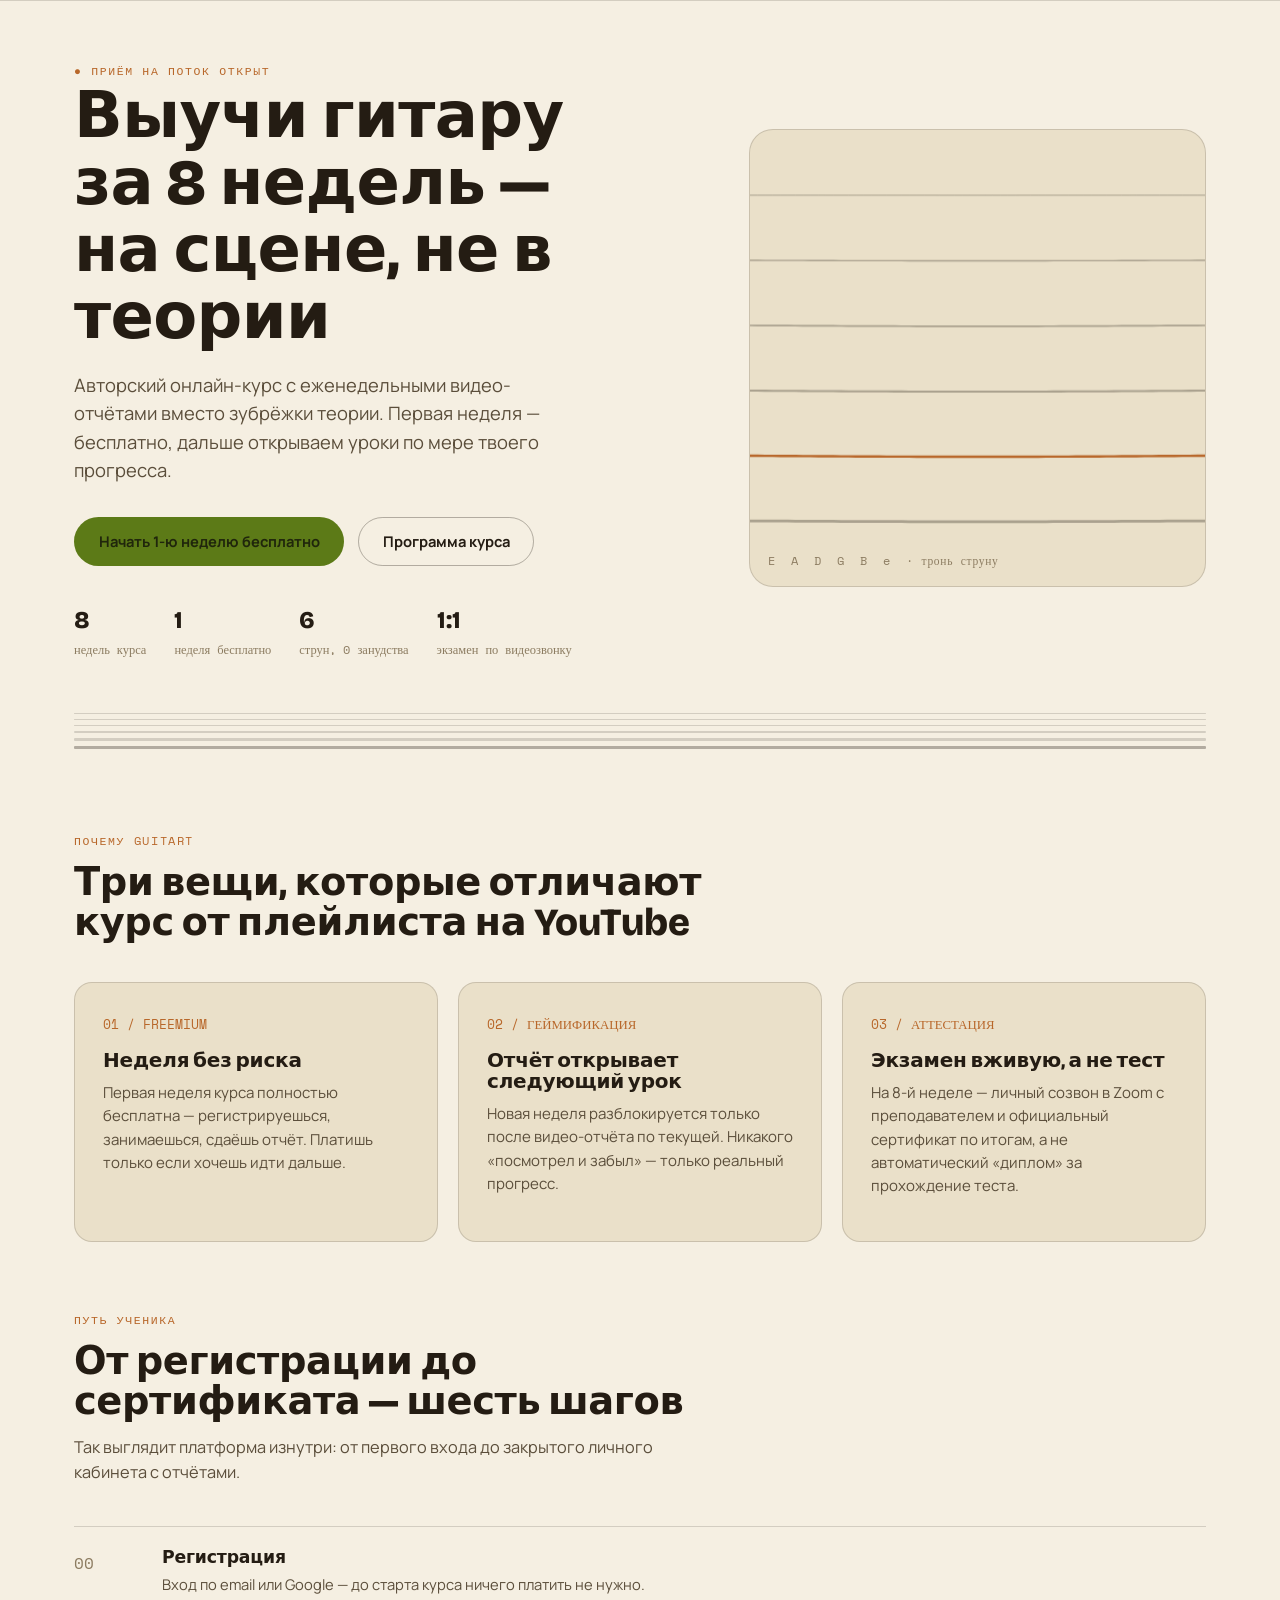
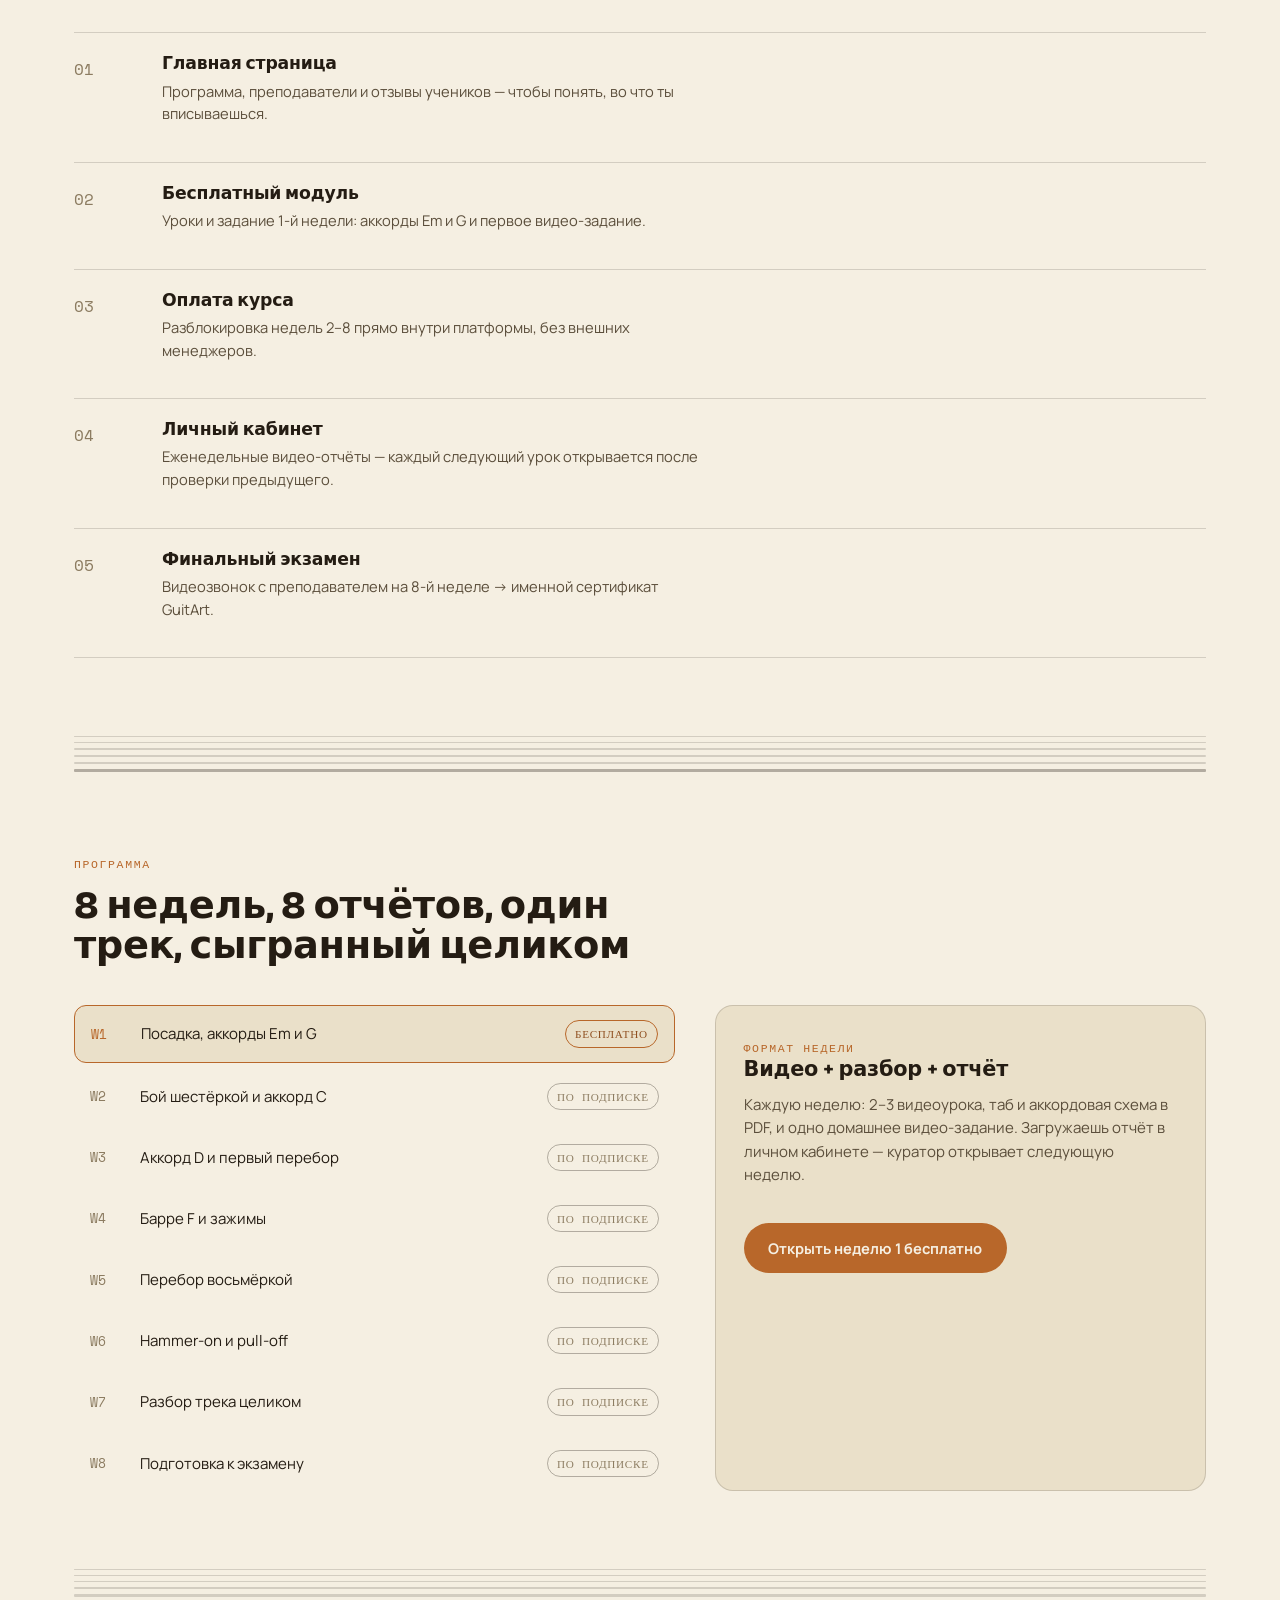
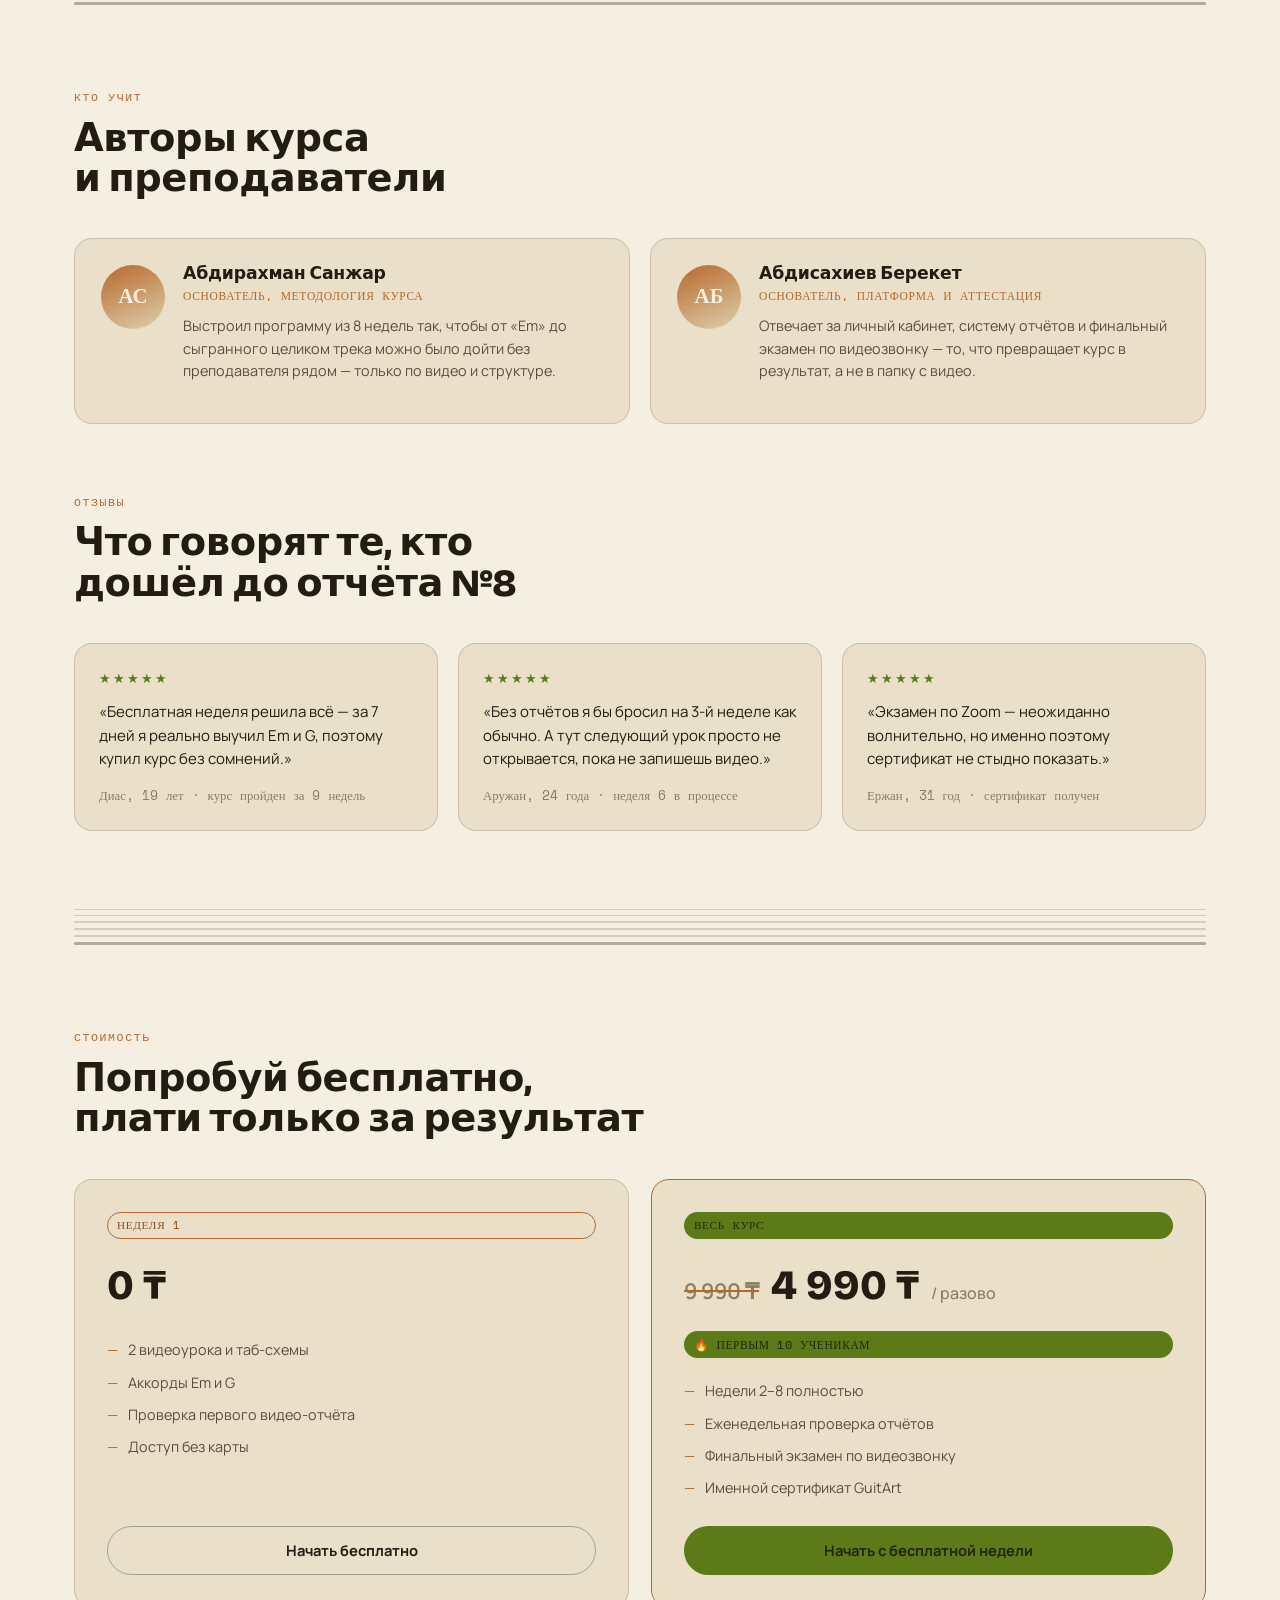
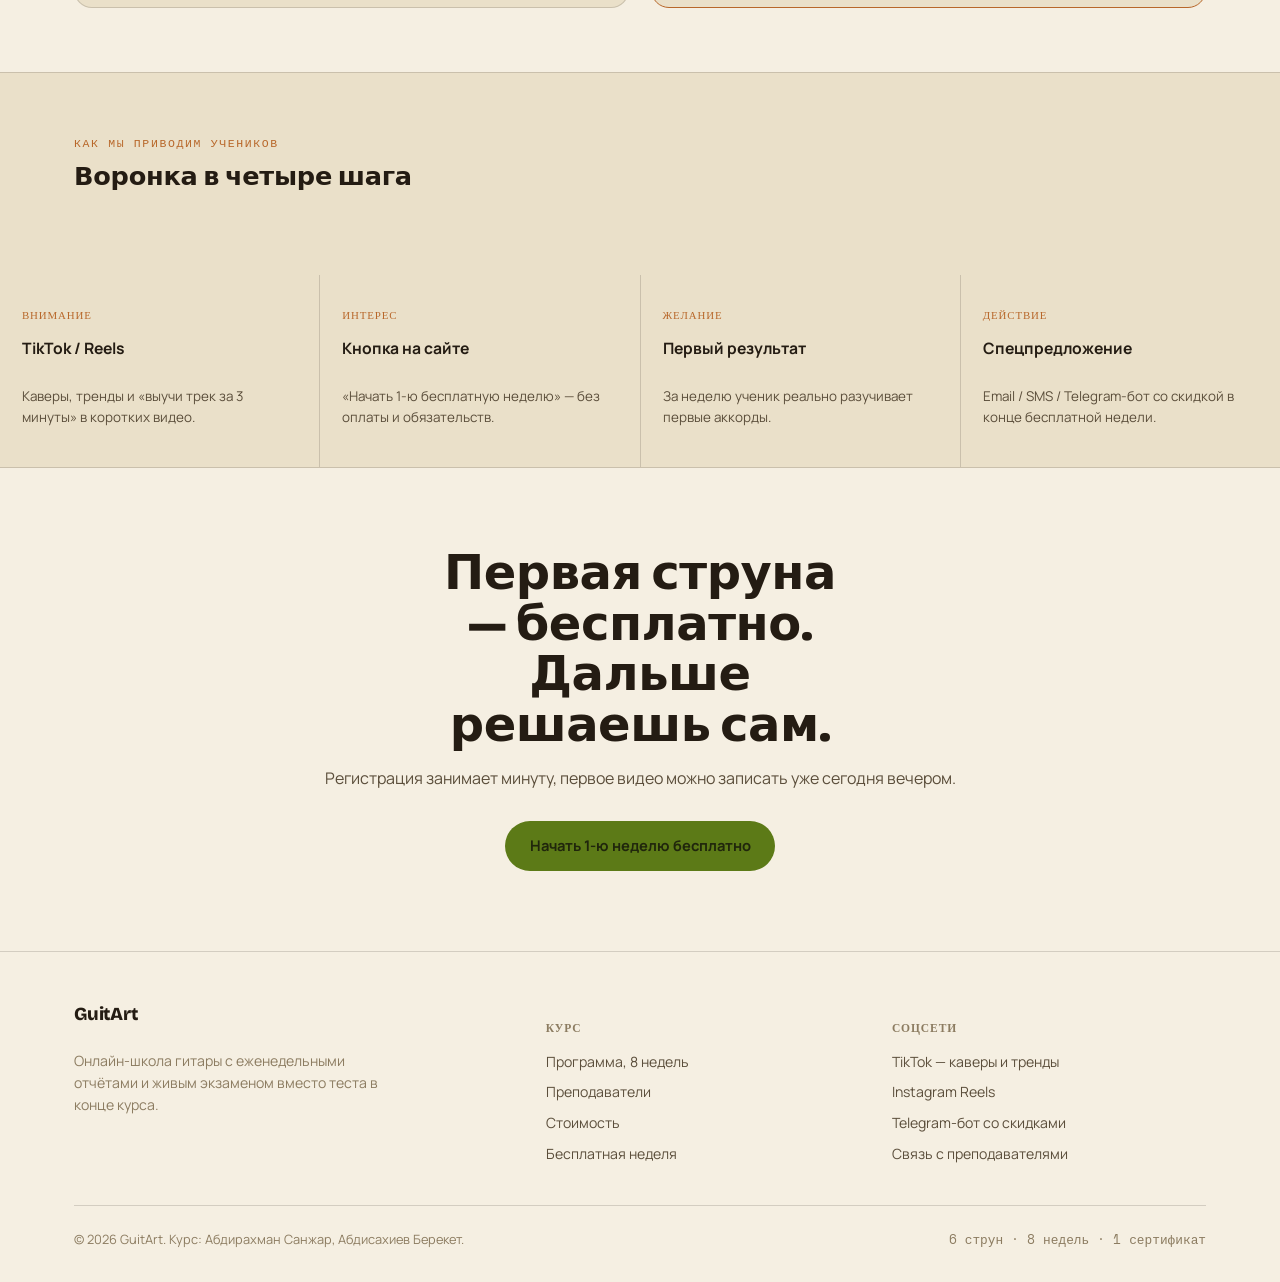
<file: site/index.html>
<!doctype html>
<html lang="ru">
<head>
<meta charset="UTF-8">
<meta name="viewport" content="width=device-width, initial-scale=1.0">
<script>(function(){try{var t=localStorage.getItem('guitart-theme');if(t==='light'||t==='dark')document.documentElement.setAttribute('data-theme',t);}catch(e){}})();</script>
<title>GuitArt — онлайн-школа гитары</title>
<link rel="preconnect" href="https://fonts.googleapis.com">
<link rel="preconnect" href="https://fonts.gstatic.com" crossorigin>
<link href="https://fonts.googleapis.com/css2?family=Bricolage+Grotesque:opsz,wght@12..96,400..800&family=Manrope:wght@400;500;700;800&family=Space+Mono:wght@400;700&display=swap" rel="stylesheet">
<link rel="stylesheet" href="style.css">
<link rel="icon" type="image/svg+xml" href="favicon.svg">
<style>
  /* ---- page-specific layout: landing ---- */
  .hero{padding:56px 0 40px;display:grid;grid-template-columns:1.15fr .85fr;gap:56px;align-items:center}
  @media (max-width:920px){ .hero{grid-template-columns:1fr;padding-top:32px} }
  .hero h1{font-size:clamp(2.4rem,5vw,4rem)}
  .hero p.lede{font-size:1.15rem;color:var(--ink-dim);max-width:46ch;margin-top:20px}
  .hero-cta{display:flex;gap:14px;margin-top:32px;flex-wrap:wrap}
  .hero-meta{display:flex;gap:28px;margin-top:36px;flex-wrap:wrap}
  .hero-meta div{font-family:'Space Mono';font-size:.78rem;color:var(--ink-faint)}
  .hero-meta b{display:block;font-family:'Bricolage Grotesque';font-size:1.5rem;color:var(--ink);font-weight:800}
  .hero-visual{position:relative;aspect-ratio:1/1;border-radius:24px;background:var(--stage-2);border:1px solid var(--line);overflow:hidden}
  .hero-visual canvas{width:100%;height:100%;display:block}
  .hero-visual .hv-label{position:absolute;left:18px;bottom:16px;font-family:'Space Mono';font-size:.72rem;color:var(--ink-faint);letter-spacing:.06em}

  section{padding:64px 0}
  .section-head{max-width:640px;margin-bottom:40px}
  .section-head h2{font-size:clamp(1.7rem,3.2vw,2.4rem);margin-top:10px}
  .section-head p{color:var(--ink-dim);margin-top:14px;font-size:1.02rem}

  .uvp-grid{display:grid;grid-template-columns:repeat(3,1fr);gap:20px}
  @media (max-width:860px){ .uvp-grid{grid-template-columns:1fr} }
  .uvp-card{padding:28px}
  .uvp-card .num{font-family:'Space Mono';color:var(--copper);font-size:.8rem}
  .uvp-card h3{font-size:1.25rem;margin-top:14px}
  .uvp-card p{color:var(--ink-dim);margin-top:10px;font-size:.94rem}

  .journey{display:flex;flex-direction:column}
  .j-step{display:grid;grid-template-columns:64px 1fr;gap:24px;padding:22px 0;border-top:1px solid var(--line)}
  .j-step:last-child{border-bottom:1px solid var(--line)}
  .j-step .jn{font-family:'Space Mono';font-size:1rem;color:var(--ink-faint);padding-top:2px}
  .j-step h4{font-size:1.08rem}
  .j-step p{color:var(--ink-dim);margin-top:6px;font-size:.92rem;max-width:60ch}

  .curric-wrap{display:grid;grid-template-columns:1.1fr .9fr;gap:40px}
  @media (max-width:920px){ .curric-wrap{grid-template-columns:1fr} }
  .week-row{display:flex;align-items:center;gap:16px;padding:14px 16px;border-radius:12px}
  .week-row + .week-row{margin-top:6px}
  .week-row .wk-n{font-family:'Space Mono';font-size:.82rem;color:var(--ink-faint);width:34px}
  .week-row .wk-title{font-size:.94rem;flex:1}
  .week-row.is-free{background:var(--stage-2);border:1px solid var(--copper)}
  .week-row.is-free .wk-n{color:var(--copper)}
  .curric-side{padding:28px}
  .curric-side h3{font-size:1.3rem}
  .curric-side p{color:var(--ink-dim);margin-top:12px;font-size:.94rem}

  .teachers-scroll{display:grid;grid-template-columns:repeat(2,1fr);gap:20px}
  @media (max-width:720px){ .teachers-scroll{grid-template-columns:1fr} }
  .teacher-card{padding:26px;display:flex;gap:18px}
  .t-avatar{width:64px;height:64px;border-radius:50%;flex:none;background:linear-gradient(155deg,var(--copper),var(--stage-3));display:flex;align-items:center;justify-content:center;font-family:'Bricolage Grotesque';font-weight:800;color:var(--stage);font-size:1.3rem}
  .teacher-card h4{font-size:1.08rem}
  .teacher-card .role{font-family:'Space Mono';font-size:.72rem;color:var(--copper);text-transform:uppercase;letter-spacing:.06em;margin-top:4px;display:block}
  .teacher-card p{color:var(--ink-dim);font-size:.9rem;margin-top:10px}

  .reviews-grid{display:grid;grid-template-columns:repeat(3,1fr);gap:20px}
  @media (max-width:920px){ .reviews-grid{grid-template-columns:1fr} }
  .review-card{padding:24px}
  .review-card .stars{font-family:'Space Mono';color:var(--pedal);font-size:.82rem;letter-spacing:.15em}
  .review-card p{font-size:.94rem;color:var(--ink);margin-top:12px}
  .review-card .who{margin-top:16px;font-size:.8rem;color:var(--ink-faint);font-family:'Space Mono'}

  .pricing-grid{display:grid;grid-template-columns:repeat(2,1fr);gap:22px}
  @media (max-width:760px){ .pricing-grid{grid-template-columns:1fr} }
  .price-card{padding:32px;display:flex;flex-direction:column}
  .price-card.is-main{border-color:var(--copper);position:relative}
  .price-card .amount{font-family:'Bricolage Grotesque';font-weight:800;font-size:2.6rem;margin-top:14px;display:flex;align-items:baseline;gap:12px;flex-wrap:wrap}
  .price-card .amount span{font-size:1rem;color:var(--ink-faint);font-weight:500;font-family:'Manrope'}
  .price-card .amount .old-price{font-size:1.35rem;font-weight:600;color:var(--ink-faint);text-decoration:line-through;text-decoration-color:var(--copper)}
  .promo-pill{display:inline-flex;align-items:center;gap:6px;margin-top:14px;padding:.4em .9em;border-radius:999px;background:var(--pedal);color:var(--pedal-ink);font-family:'Space Mono';font-size:.72rem;text-transform:uppercase;letter-spacing:.05em}
  .price-card ul{list-style:none;padding:0;margin:22px 0 26px;display:flex;flex-direction:column;gap:10px}
  .price-card li{font-size:.9rem;color:var(--ink-dim);display:flex;gap:10px}
  .price-card li:before{content:"—";color:var(--copper)}
  .price-card .btn{margin-top:auto}

  .funnel-band{background:var(--stage-2);border-top:1px solid var(--line);border-bottom:1px solid var(--line)}
  .funnel-grid{display:grid;grid-template-columns:repeat(4,1fr);gap:1px;background:var(--line)}
  .funnel-cell{background:var(--stage-2);padding:26px 22px}
  @media (max-width:860px){ .funnel-grid{grid-template-columns:1fr 1fr} }
  .funnel-cell .fn-tag{font-family:'Space Mono';font-size:.68rem;color:var(--copper);text-transform:uppercase;letter-spacing:.08em}
  .funnel-cell h5{font-size:.98rem;margin-top:10px}
  .funnel-cell p{font-size:.84rem;color:var(--ink-dim);margin-top:8px}

  .final-cta{padding:80px 0;text-align:center}
  .final-cta h2{font-size:clamp(2rem,4vw,3rem);max-width:16ch;margin:0 auto}
  .final-cta p{color:var(--ink-dim);margin-top:16px}
  .final-cta .hero-cta{justify-content:center;margin-top:30px}

  .footer-grid{display:grid;grid-template-columns:1.4fr 1fr 1fr;gap:32px}
  @media (max-width:700px){ .footer-grid{grid-template-columns:1fr;gap:24px} }
  .footer-grid h5{font-family:'Space Mono';font-size:.72rem;text-transform:uppercase;letter-spacing:.08em;color:var(--ink-faint);margin-bottom:14px}
  .footer-grid .flinks{display:flex;flex-direction:column;gap:9px;font-size:.88rem}
  .foot-bottom{display:flex;justify-content:space-between;flex-wrap:wrap;gap:12px;margin-top:40px;padding-top:24px;border-top:1px solid var(--line);font-size:.8rem;color:var(--ink-faint)}
</style>
</head>
<body>

<header id="site-nav" class="site-nav"></header>

<main>
  <div class="wrap">
    <section class="hero">
      <div>
        <span class="eyebrow">● Приём на поток открыт</span>
        <h1>Выучи гитару<br>за 8 недель —<br>на сцене, не в теории</h1>
        <p class="lede">Авторский онлайн-курс с еженедельными видео-отчётами вместо зубрёжки теории. Первая неделя — бесплатно, дальше открываем уроки по мере твоего прогресса.</p>
        <div class="hero-cta">
          <a href="auth.html?mode=register" class="btn btn-pedal">Начать 1-ю неделю бесплатно</a>
          <a href="#course" class="btn btn-ghost">Программа курса</a>
        </div>
        <div class="hero-meta">
          <div><b>8</b>недель курса</div>
          <div><b>1</b>неделя бесплатно</div>
          <div><b>6</b>струн, 0 занудства</div>
          <div><b>1:1</b>экзамен по видеозвонку</div>
        </div>
      </div>
      <div class="hero-visual">
        <canvas id="string-canvas"></canvas>
        <span class="hv-label mono">E&nbsp;&nbsp;A&nbsp;&nbsp;D&nbsp;&nbsp;G&nbsp;&nbsp;B&nbsp;&nbsp;e &nbsp;· тронь струну</span>
      </div>
    </section>
  </div>

  <div class="wrap"><div class="strings"><span></span><span></span><span></span><span></span><span></span><span></span></div></div>

  <section>
    <div class="wrap">
      <div class="section-head">
        <span class="eyebrow">Почему GuitArt</span>
        <h2>Три вещи, которые отличают курс от плейлиста на YouTube</h2>
      </div>
      <div class="uvp-grid">
        <div class="card uvp-card">
          <span class="num mono">01 / FREEMIUM</span>
          <h3>Неделя без риска</h3>
          <p>Первая неделя курса полностью бесплатна — регистрируешься, занимаешься, сдаёшь отчёт. Платишь только если хочешь идти дальше.</p>
        </div>
        <div class="card uvp-card">
          <span class="num mono">02 / ГЕЙМИФИКАЦИЯ</span>
          <h3>Отчёт открывает следующий урок</h3>
          <p>Новая неделя разблокируется только после видео-отчёта по текущей. Никакого «посмотрел и забыл» — только реальный прогресс.</p>
        </div>
        <div class="card uvp-card">
          <span class="num mono">03 / АТТЕСТАЦИЯ</span>
          <h3>Экзамен вживую, а не тест</h3>
          <p>На 8-й неделе — личный созвон в Zoom с преподавателем и официальный сертификат по итогам, а не автоматический «диплом» за прохождение теста.</p>
        </div>
      </div>
    </div>
  </section>

  <section style="padding-top:0">
    <div class="wrap">
      <div class="section-head">
        <span class="eyebrow">Путь ученика</span>
        <h2>От регистрации до сертификата — шесть шагов</h2>
        <p>Так выглядит платформа изнутри: от первого входа до закрытого личного кабинета с отчётами.</p>
      </div>
      <div class="journey">
        <div class="j-step">
          <span class="jn">00</span>
          <div><h4>Регистрация</h4><p>Вход по email или Google — до старта курса ничего платить не нужно.</p></div>
        </div>
        <div class="j-step">
          <span class="jn">01</span>
          <div><h4>Главная страница</h4><p>Программа, преподаватели и отзывы учеников — чтобы понять, во что ты вписываешься.</p></div>
        </div>
        <div class="j-step">
          <span class="jn">02</span>
          <div><h4>Бесплатный модуль</h4><p>Уроки и задание 1-й недели: аккорды Em и G и первое видео-задание.</p></div>
        </div>
        <div class="j-step">
          <span class="jn">03</span>
          <div><h4>Оплата курса</h4><p>Разблокировка недель 2–8 прямо внутри платформы, без внешних менеджеров.</p></div>
        </div>
        <div class="j-step">
          <span class="jn">04</span>
          <div><h4>Личный кабинет</h4><p>Еженедельные видео-отчёты — каждый следующий урок открывается после проверки предыдущего.</p></div>
        </div>
        <div class="j-step">
          <span class="jn">05</span>
          <div><h4>Финальный экзамен</h4><p>Видеозвонок с преподавателем на 8-й неделе → именной сертификат GuitArt.</p></div>
        </div>
      </div>
    </div>
  </section>

  <div class="wrap"><div class="strings"><span></span><span></span><span></span><span></span><span></span><span></span></div></div>

  <section id="course">
    <div class="wrap">
      <div class="section-head">
        <span class="eyebrow">Программа</span>
        <h2>8 недель, 8 отчётов, один трек, сыгранный целиком</h2>
      </div>
      <div class="curric-wrap">
        <div>
          <div class="week-row is-free">
            <span class="wk-n mono">W1</span>
            <span class="wk-title">Посадка, аккорды Em и G</span>
            <span class="pill pill-open">бесплатно</span>
          </div>
          <div class="week-row"><span class="wk-n mono">W2</span><span class="wk-title">Бой шестёркой и аккорд C</span><span class="pill pill-locked">по подписке</span></div>
          <div class="week-row"><span class="wk-n mono">W3</span><span class="wk-title">Аккорд D и первый перебор</span><span class="pill pill-locked">по подписке</span></div>
          <div class="week-row"><span class="wk-n mono">W4</span><span class="wk-title">Барре F и зажимы</span><span class="pill pill-locked">по подписке</span></div>
          <div class="week-row"><span class="wk-n mono">W5</span><span class="wk-title">Перебор восьмёркой</span><span class="pill pill-locked">по подписке</span></div>
          <div class="week-row"><span class="wk-n mono">W6</span><span class="wk-title">Hammer-on и pull-off</span><span class="pill pill-locked">по подписке</span></div>
          <div class="week-row"><span class="wk-n mono">W7</span><span class="wk-title">Разбор трека целиком</span><span class="pill pill-locked">по подписке</span></div>
          <div class="week-row"><span class="wk-n mono">W8</span><span class="wk-title">Подготовка к экзамену</span><span class="pill pill-locked">по подписке</span></div>
        </div>
        <div class="card curric-side">
          <span class="eyebrow">Формат недели</span>
          <h3>Видео + разбор + отчёт</h3>
          <p>Каждую неделю: 2–3 видеоурока, таб и аккордовая схема в PDF, и одно домашнее видео-задание. Загружаешь отчёт в личном кабинете — куратор открывает следующую неделю.</p>
          <a href="auth.html?mode=register" class="btn btn-copper" style="margin-top:22px">Открыть неделю 1 бесплатно</a>
        </div>
      </div>
    </div>
  </section>

  <div class="wrap"><div class="strings"><span></span><span></span><span></span><span></span><span></span><span></span></div></div>

  <section id="teachers">
    <div class="wrap">
      <div class="section-head">
        <span class="eyebrow">Кто учит</span>
        <h2>Авторы курса и преподаватели</h2>
      </div>
      <div class="teachers-scroll">
        <div class="card teacher-card">
          <div class="t-avatar">АС</div>
          <div>
            <h4>Абдирахман Санжар</h4>
            <span class="role">Основатель, методология курса</span>
            <p>Выстроил программу из 8 недель так, чтобы от «Em» до сыгранного целиком трека можно было дойти без преподавателя рядом — только по видео и структуре.</p>
          </div>
        </div>
        <div class="card teacher-card">
          <div class="t-avatar">АБ</div>
          <div>
            <h4>Абдисахиев Берекет</h4>
            <span class="role">Основатель, платформа и аттестация</span>
            <p>Отвечает за личный кабинет, систему отчётов и финальный экзамен по видеозвонку — то, что превращает курс в результат, а не в папку с видео.</p>
          </div>
        </div>
      </div>
    </div>
  </section>

  <section id="reviews" style="padding-top:0">
    <div class="wrap">
      <div class="section-head">
        <span class="eyebrow">Отзывы</span>
        <h2>Что говорят те, кто дошёл до отчёта №8</h2>
      </div>
      <div class="reviews-grid">
        <div class="card review-card">
          <div class="stars">★★★★★</div>
          <p>«Бесплатная неделя решила всё — за 7 дней я реально выучил Em и G, поэтому купил курс без сомнений.»</p>
          <div class="who">Диас, 19 лет · курс пройден за 9 недель</div>
        </div>
        <div class="card review-card">
          <div class="stars">★★★★★</div>
          <p>«Без отчётов я бы бросил на 3-й неделе как обычно. А тут следующий урок просто не открывается, пока не запишешь видео.»</p>
          <div class="who">Аружан, 24 года · неделя 6 в процессе</div>
        </div>
        <div class="card review-card">
          <div class="stars">★★★★★</div>
          <p>«Экзамен по Zoom — неожиданно волнительно, но именно поэтому сертификат не стыдно показать.»</p>
          <div class="who">Ержан, 31 год · сертификат получен</div>
        </div>
      </div>
    </div>
  </section>

  <div class="wrap"><div class="strings"><span></span><span></span><span></span><span></span><span></span><span></span></div></div>

  <section id="pricing">
    <div class="wrap">
      <div class="section-head">
        <span class="eyebrow">Стоимость</span>
        <h2>Попробуй бесплатно, плати только за результат</h2>
      </div>
      <div class="pricing-grid">
        <div class="card price-card">
          <span class="pill pill-open">Неделя 1</span>
          <div class="amount">0 ₸</div>
          <ul>
            <li>2 видеоурока и таб-схемы</li>
            <li>Аккорды Em и G</li>
            <li>Проверка первого видео-отчёта</li>
            <li>Доступ без карты</li>
          </ul>
          <a href="auth.html?mode=register" class="btn btn-ghost">Начать бесплатно</a>
        </div>
        <div class="card price-card is-main">
          <span class="pill pill-done">Весь курс</span>
          <div class="amount"><span class="old-price">9&nbsp;990&nbsp;₸</span>4&nbsp;990&nbsp;₸<span> / разово</span></div>
          <span class="promo-pill">🔥 Первым 10 ученикам</span>
          <ul>
            <li>Недели 2–8 полностью</li>
            <li>Еженедельная проверка отчётов</li>
            <li>Финальный экзамен по видеозвонку</li>
            <li>Именной сертификат GuitArt</li>
          </ul>
          <a href="auth.html?mode=register" class="btn btn-pedal">Начать с бесплатной недели</a>
        </div>
      </div>
    </div>
  </section>

  <section class="funnel-band" style="padding:0">
    <div class="wrap" style="padding-top:56px;padding-bottom:56px">
      <div class="section-head" style="margin-bottom:28px">
        <span class="eyebrow">Как мы приводим учеников</span>
        <h2 style="font-size:1.6rem">Воронка в четыре шага</h2>
      </div>
    </div>
    <div class="funnel-grid">
      <div class="funnel-cell"><span class="fn-tag">Внимание</span><h5>TikTok / Reels</h5><p>Каверы, тренды и «выучи трек за 3 минуты» в коротких видео.</p></div>
      <div class="funnel-cell"><span class="fn-tag">Интерес</span><h5>Кнопка на сайте</h5><p>«Начать 1-ю бесплатную неделю» — без оплаты и обязательств.</p></div>
      <div class="funnel-cell"><span class="fn-tag">Желание</span><h5>Первый результат</h5><p>За неделю ученик реально разучивает первые аккорды.</p></div>
      <div class="funnel-cell"><span class="fn-tag">Действие</span><h5>Спецпредложение</h5><p>Email / SMS / Telegram-бот со скидкой в конце бесплатной недели.</p></div>
    </div>
  </section>

  <section class="final-cta">
    <div class="wrap">
      <h2>Первая струна — бесплатно. Дальше решаешь сам.</h2>
      <p>Регистрация занимает минуту, первое видео можно записать уже сегодня вечером.</p>
      <div class="hero-cta"><a href="auth.html?mode=register" class="btn btn-pedal">Начать 1-ю неделю бесплатно</a></div>
    </div>
  </section>
</main>

<footer class="site-footer">
  <div class="wrap">
    <div class="footer-grid">
      <div>
        <a class="logo" href="index.html" style="margin-bottom:12px;display:inline-flex">GuitArt</a>
        <p class="faint" style="max-width:34ch;margin-top:10px">Онлайн-школа гитары с еженедельными отчётами и живым экзаменом вместо теста в конце курса.</p>
      </div>
      <div>
        <h5>Курс</h5>
        <div class="flinks">
          <a href="index.html#course">Программа, 8 недель</a>
          <a href="index.html#teachers">Преподаватели</a>
          <a href="index.html#pricing">Стоимость</a>
          <a href="auth.html?mode=register">Бесплатная неделя</a>
        </div>
      </div>
      <div>
        <h5>Соцсети</h5>
        <div class="flinks">
          <a href="#">TikTok — каверы и тренды</a>
          <a href="#">Instagram Reels</a>
          <a href="#">Telegram-бот со скидками</a>
          <a href="contact.html">Связь с преподавателями</a>
        </div>
      </div>
    </div>
    <div class="foot-bottom">
      <span>© 2026 GuitArt. Курс: Абдирахман Санжар, Абдисахиев Берекет.</span>
      <span class="mono">6 струн · 8 недель · 1 сертификат</span>
    </div>
  </div>
</footer>

<script type="module" src="app.js"></script>
<script>
(function(){
  const canvas = document.getElementById('string-canvas');
  if(!canvas) return;
  const ctx = canvas.getContext('2d');
  const reduceMotion = window.matchMedia('(prefers-reduced-motion: reduce)').matches;
  let w, h, dpr;
  function resize(){
    dpr = Math.min(window.devicePixelRatio || 1, 2);
    w = canvas.clientWidth; h = canvas.clientHeight;
    canvas.width = w * dpr; canvas.height = h * dpr;
    ctx.setTransform(dpr,0,0,dpr,0,0);
  }
  resize();
  window.addEventListener('resize', resize);

  const strings = 6;
  const amps = new Array(strings).fill(0);
  const phase = Math.random() * 10;
  let t = 0;

  function pluck(){
    for(let i=0;i<strings;i++) amps[i] = 22 - i*1.2;
  }

  function draw(){
    ctx.clearRect(0,0,w,h);
    const style = getComputedStyle(document.documentElement);
    const lineColor = style.getPropertyValue('--line-strong').trim() || 'rgba(200,180,150,.3)';
    const copper = style.getPropertyValue('--copper').trim() || '#D98A3D';
    const gap = h / (strings + 1);
    for(let i=0;i<strings;i++){
      const y0 = gap * (i+1);
      ctx.beginPath();
      const segs = 60;
      for(let s=0;s<=segs;s++){
        const x = (w/segs)*s;
        const decay = Math.exp(-t*1.6) ;
        const y = y0 + Math.sin((x/w)*Math.PI) * amps[i] * decay * Math.sin(t*7 - i*0.4 + phase);
        if(s===0) ctx.moveTo(x,y); else ctx.lineTo(x,y);
      }
      ctx.strokeStyle = i === 4 ? copper : lineColor;
      ctx.lineWidth = 1 + i*0.35;
      ctx.stroke();
    }
    t += 0.016;
    if(t > 6) t = 0.001;
  }

  function loop(){ draw(); requestAnimationFrame(loop); }

  if(reduceMotion){
    amps.fill(4);
    draw();
  } else {
    pluck();
    loop();
    canvas.addEventListener('mouseenter', () => { t = 0.001; pluck(); });
  }
})();
</script>
</body>
</html>
</file>
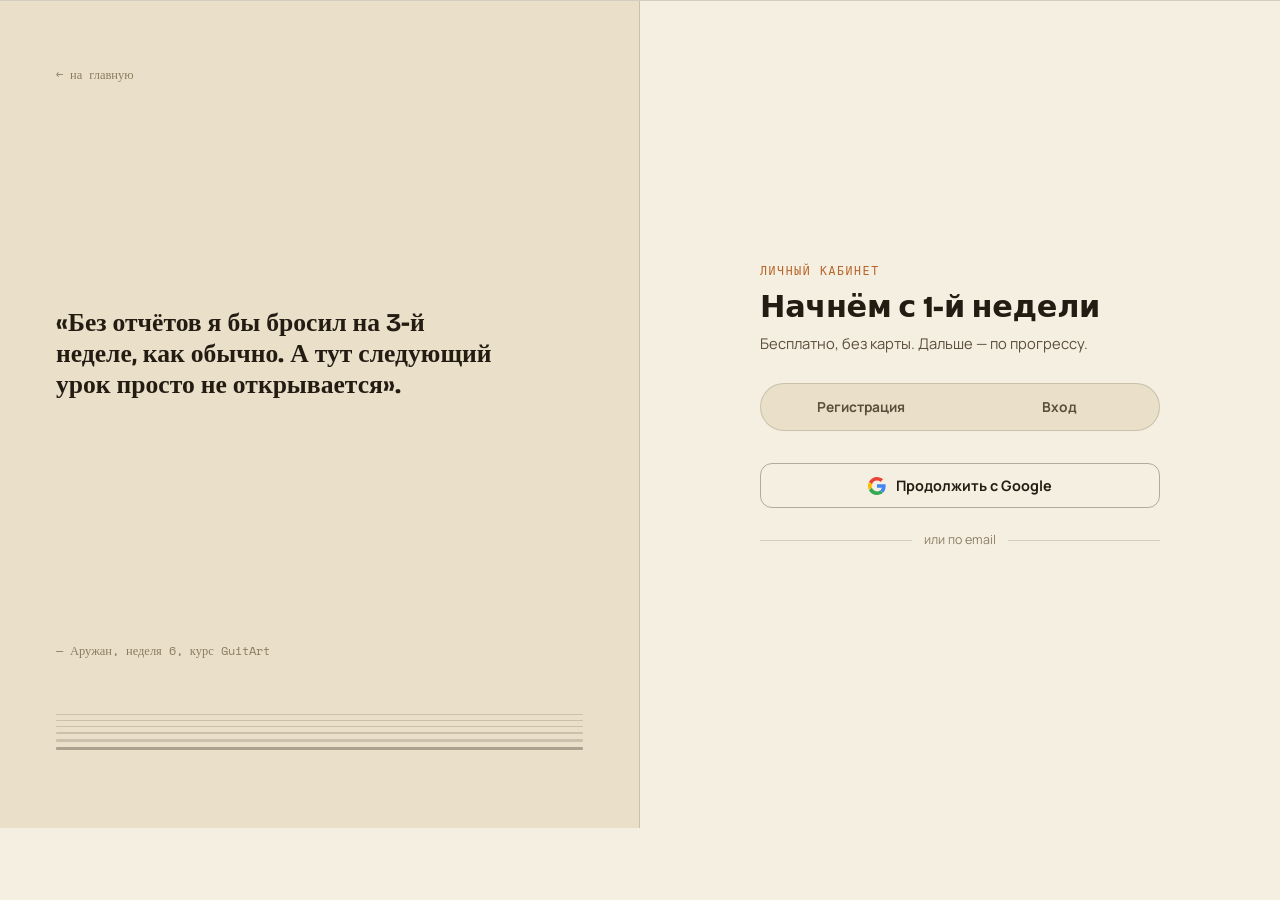
<file: site/auth.html>
<!doctype html>
<html lang="ru">
<head>
<meta charset="UTF-8">
<meta name="viewport" content="width=device-width, initial-scale=1.0">
<script>(function(){try{var t=localStorage.getItem('guitart-theme');if(t==='light'||t==='dark')document.documentElement.setAttribute('data-theme',t);}catch(e){}})();</script>
<title>Вход — GuitArt</title>
<link rel="preconnect" href="https://fonts.googleapis.com">
<link rel="preconnect" href="https://fonts.gstatic.com" crossorigin>
<link href="https://fonts.googleapis.com/css2?family=Bricolage+Grotesque:opsz,wght@12..96,400..800&family=Manrope:wght@400;500;700;800&family=Space+Mono:wght@400;700&display=swap" rel="stylesheet">
<link rel="stylesheet" href="style.css">
<link rel="icon" type="image/svg+xml" href="favicon.svg">
<style>
  .auth-shell{min-height:calc(100vh - 73px);display:grid;grid-template-columns:1fr 1fr}
  @media (max-width:900px){ .auth-shell{grid-template-columns:1fr} }
  .auth-side{
    background:var(--stage-2);
    border-right:1px solid var(--line);
    padding:64px 56px;
    display:flex;flex-direction:column;justify-content:space-between;
  }
  @media (max-width:900px){ .auth-side{display:none} }
  .auth-side blockquote{font-family:'Bricolage Grotesque';font-weight:700;font-size:1.6rem;line-height:1.2;margin:0;text-wrap:balance}
  .auth-side cite{display:block;font-style:normal;font-family:'Space Mono';font-size:.78rem;color:var(--ink-faint);margin-top:16px}
  .auth-main{display:flex;align-items:center;justify-content:center;padding:56px 24px}
  .auth-box{width:100%;max-width:400px}
  .tabs{display:flex;gap:6px;background:var(--stage-2);border:1px solid var(--line);border-radius:999px;padding:4px;margin-bottom:32px}
  .tab-btn{flex:1;border:none;background:transparent;padding:.7em 1em;border-radius:999px;font-family:'Manrope';font-weight:700;font-size:.86rem;color:var(--ink-dim);cursor:pointer}
  .tab-btn.is-active{background:var(--pedal);color:var(--pedal-ink)}
  .divider{display:flex;align-items:center;gap:12px;margin:22px 0;color:var(--ink-faint);font-size:.78rem}
  .divider:before,.divider:after{content:"";flex:1;height:1px;background:var(--line)}
  .gbtn{display:flex;align-items:center;justify-content:center;gap:10px;width:100%;padding:.85em 1em;border-radius:12px;border:1px solid var(--line-strong);background:transparent;color:var(--ink);font-family:'Manrope';font-weight:700;font-size:.9rem;cursor:pointer}
  .gbtn:hover{border-color:var(--copper)}
  .form-panel{display:none}
  .form-panel.is-active{display:block}
  .back-home{font-family:'Space Mono';font-size:.78rem;color:var(--ink-faint);text-decoration:none;display:inline-flex;align-items:center;gap:6px}
  .back-home:hover{color:var(--copper)}
</style>
</head>
<body>

<header id="site-nav" class="site-nav"></header>

<div class="auth-shell">
  <aside class="auth-side">
    <a href="index.html" class="back-home">← на главную</a>
    <blockquote>«Без отчётов я бы бросил на 3-й неделе, как обычно. А тут следующий урок просто не открывается».</blockquote>
    <div>
      <cite>— Аружан, неделя 6, курс GuitArt</cite>
      <div class="strings" style="margin-top:40px"><span></span><span></span><span></span><span></span><span></span><span></span></div>
    </div>
  </aside>

  <main class="auth-main">
    <div class="auth-box">
      <span class="eyebrow">Личный кабинет</span>
      <h1 style="font-size:1.9rem;margin-top:10px">Начнём с 1-й недели</h1>
      <p class="muted" style="margin-top:8px;font-size:.92rem">Бесплатно, без карты. Дальше — по прогрессу.</p>

      <div class="tabs" style="margin-top:28px">
        <button type="button" class="tab-btn" data-tab="register">Регистрация</button>
        <button type="button" class="tab-btn" data-tab="login">Вход</button>
      </div>

      <button type="button" class="gbtn" id="google-btn">
        <svg width="18" height="18" viewBox="0 0 18 18"><path fill="#EA4335" d="M9 3.6c1.32 0 2.5.45 3.44 1.34l2.58-2.58C13.46.9 11.4 0 9 0 5.48 0 2.44 2.02.96 4.96l3 2.33C4.68 5.1 6.66 3.6 9 3.6z"/><path fill="#4285F4" d="M17.64 9.2c0-.64-.06-1.25-.16-1.84H9v3.48h4.84c-.21 1.13-.85 2.08-1.8 2.72l2.9 2.25c1.7-1.57 2.7-3.88 2.7-6.61z"/><path fill="#FBBC05" d="M3.96 10.71a5.4 5.4 0 010-3.42l-3-2.33a9 9 0 000 8.08l3-2.33z"/><path fill="#34A853" d="M9 18c2.4 0 4.42-.79 5.9-2.15l-2.9-2.25c-.8.55-1.84.87-3 .87-2.34 0-4.32-1.5-5.04-3.6l-3 2.33C2.44 15.98 5.48 18 9 18z"/></svg>
        Продолжить с Google
      </button>
      <p class="error-text" id="google-error">Вход через Google пока не настроен.</p>
      <div class="divider">или по email</div>

      <form class="form-panel" data-panel="register">
        <div class="field">
          <label for="r-name">Имя</label>
          <input type="text" id="r-name" placeholder="Для сертификата, как в документе" required>
        </div>
        <div class="field">
          <label for="r-nickname">Никнейм</label>
          <input type="text" id="r-nickname" placeholder="Как к тебе обращаться в кабинете" maxlength="24">
          <p class="hint">Необязательно — так мы будем звать тебя в интерфейсе. Можно сменить позже.</p>
        </div>
        <div class="field">
          <label for="r-email">Email</label>
          <input type="email" id="r-email" placeholder="you@example.com" required>
        </div>
        <div class="field">
          <label for="r-pass">Пароль</label>
          <input type="password" id="r-pass" placeholder="Минимум 6 символов" required minlength="6">
        </div>
        <p class="error-text" id="r-error">Заполни имя, email и пароль от 6 символов.</p>
        <button type="submit" class="btn btn-pedal btn-block" id="r-submit">Открыть бесплатную неделю</button>
        <p class="hint center" style="margin-top:16px">Регистрируясь, ты соглашаешься получать письма о курсе.</p>
      </form>

      <div class="container-narrow center" id="r-confirm" hidden style="padding:20px 0">
        <h3 style="font-size:1.1rem">Проверь почту</h3>
        <p class="muted" style="margin-top:8px;font-size:.9rem">Мы отправили ссылку для подтверждения — перейди по ней, а потом просто войди по email и паролю.</p>
        <button type="button" class="btn btn-ghost btn-sm" id="resend-btn" style="margin-top:16px">Отправить письмо ещё раз</button>
        <p class="hint" id="resend-hint" style="margin-top:10px"></p>
      </div>

      <form class="form-panel" data-panel="login">
        <div class="field">
          <label for="l-email">Email</label>
          <input type="email" id="l-email" placeholder="you@example.com" required>
        </div>
        <div class="field">
          <label for="l-pass">Пароль</label>
          <input type="password" id="l-pass" placeholder="Твой пароль" required>
        </div>
        <p class="error-text" id="l-error">Неверный email или пароль.</p>
        <button type="submit" class="btn btn-pedal btn-block" id="l-submit">Войти в кабинет</button>
        <button type="button" class="btn btn-ghost btn-sm btn-block" id="forgot-open" style="margin-top:10px">Забыл(а) пароль?</button>
      </form>

      <div class="container-narrow" id="forgot-panel" hidden>
        <h3 style="font-size:1.05rem">Восстановление пароля</h3>
        <p class="muted" style="margin-top:6px;font-size:.88rem">Пришлём ссылку для сброса на почту.</p>
        <div class="field" style="margin-top:16px">
          <label for="f-email">Email</label>
          <input type="email" id="f-email" placeholder="you@example.com" required>
        </div>
        <button type="button" class="btn btn-pedal btn-block" id="forgot-submit">Отправить ссылку</button>
        <button type="button" class="btn btn-ghost btn-sm btn-block" id="forgot-cancel" style="margin-top:10px">Назад ко входу</button>
        <p class="hint center" id="forgot-hint" style="margin-top:12px"></p>
      </div>
    </div>
  </main>
</div>

<script type="module">
import { signUp, signIn, signInGoogle, currentUser, whoAmI, resendConfirmation, requestPasswordReset } from './app.js';

const params = new URLSearchParams(window.location.search);
const nextPage = params.get('next');
const initialMode = params.get('mode') === 'login' ? 'login' : 'register';

const tabs = document.querySelectorAll('.tab-btn');
const panels = document.querySelectorAll('.form-panel');
function setMode(mode){
  tabs.forEach(b => b.classList.toggle('is-active', b.dataset.tab === mode));
  panels.forEach(p => p.classList.toggle('is-active', p.dataset.panel === mode));
}
tabs.forEach(b => b.addEventListener('click', () => setMode(b.dataset.tab)));
setMode(initialMode);

function redirectAfterAuth(){
  window.location.href = nextPage ? decodeURIComponent(nextPage) : 'course.html';
}

// Already signed in? Skip straight past the form.
whoAmI().then(user => { if(user) redirectAfterAuth(); });

let lastRegisteredEmail = '';

const registerForm = document.querySelector('[data-panel="register"]');
registerForm.addEventListener('submit', async function(e){
  e.preventDefault();
  const name = document.getElementById('r-name').value.trim();
  const nickname = document.getElementById('r-nickname').value.trim();
  const email = document.getElementById('r-email').value.trim();
  const pass = document.getElementById('r-pass').value;
  const err = document.getElementById('r-error');
  if(!name || !email || pass.length < 6){ err.textContent = 'Заполни имя, email и пароль от 6 символов.'; err.classList.add('show'); return; }
  err.classList.remove('show');

  const submitBtn = document.getElementById('r-submit');
  submitBtn.disabled = true; submitBtn.textContent = 'Секунду…';
  const error = await signUp(name, nickname, email, pass);
  submitBtn.disabled = false; submitBtn.textContent = 'Открыть бесплатную неделю';

  if(error){
    err.textContent = error.message.includes('already registered') ? 'Такой email уже зарегистрирован — попробуй войти.' : 'Не получилось зарегистрироваться: ' + error.message;
    err.classList.add('show');
    return;
  }
  if(currentUser()){ redirectAfterAuth(); return; }
  lastRegisteredEmail = email;
  registerForm.classList.remove('is-active'); // .form-panel.is-active beats [hidden] in specificity
  document.getElementById('r-confirm').hidden = false;
});

document.getElementById('resend-btn').addEventListener('click', async (e) => {
  const btn = e.currentTarget;
  const hint = document.getElementById('resend-hint');
  if(!lastRegisteredEmail) return;
  btn.disabled = true; btn.textContent = 'Отправляем…';
  const error = await resendConfirmation(lastRegisteredEmail);
  btn.disabled = false; btn.textContent = 'Отправить письмо ещё раз';
  hint.textContent = error ? 'Не получилось: ' + error.message : 'Письмо отправлено ещё раз.';
});

const loginForm = document.querySelector('[data-panel="login"]');
loginForm.addEventListener('submit', async function(e){
  e.preventDefault();
  const email = document.getElementById('l-email').value.trim();
  const pass = document.getElementById('l-pass').value;
  const err = document.getElementById('l-error');
  if(!email || !pass){ err.classList.add('show'); return; }
  err.classList.remove('show');

  const submitBtn = document.getElementById('l-submit');
  submitBtn.disabled = true; submitBtn.textContent = 'Секунду…';
  const error = await signIn(email, pass);
  submitBtn.disabled = false; submitBtn.textContent = 'Войти в кабинет';

  if(error){ err.classList.add('show'); return; }
  redirectAfterAuth();
});

document.getElementById('google-btn').addEventListener('click', async (e) => {
  const btn = e.currentTarget;
  const err = document.getElementById('google-error');
  err.classList.remove('show');
  btn.disabled = true;
  const error = await signInGoogle();
  btn.disabled = false;
  if(error){
    err.textContent = 'Вход через Google не настроен: ' + error.message;
    err.classList.add('show');
  }
});

const loginFormEl = document.querySelector('[data-panel="login"]');
const forgotPanel = document.getElementById('forgot-panel');
document.getElementById('forgot-open').addEventListener('click', () => {
  loginFormEl.classList.remove('is-active'); // .form-panel.is-active beats [hidden] in specificity
  forgotPanel.hidden = false;
  document.getElementById('f-email').value = document.getElementById('l-email').value;
});
document.getElementById('forgot-cancel').addEventListener('click', () => {
  forgotPanel.hidden = true;
  loginFormEl.classList.add('is-active');
});
document.getElementById('forgot-submit').addEventListener('click', async (e) => {
  const email = document.getElementById('f-email').value.trim();
  const hint = document.getElementById('forgot-hint');
  if(!email){ hint.textContent = 'Укажи email.'; return; }
  const btn = e.currentTarget;
  btn.disabled = true; btn.textContent = 'Отправляем…';
  const error = await requestPasswordReset(email);
  btn.disabled = false; btn.textContent = 'Отправить ссылку';
  hint.textContent = error ? 'Не получилось: ' + error.message : 'Если такой аккаунт есть, письмо со ссылкой уже отправлено.';
});
</script>
</body>
</html>
</file>
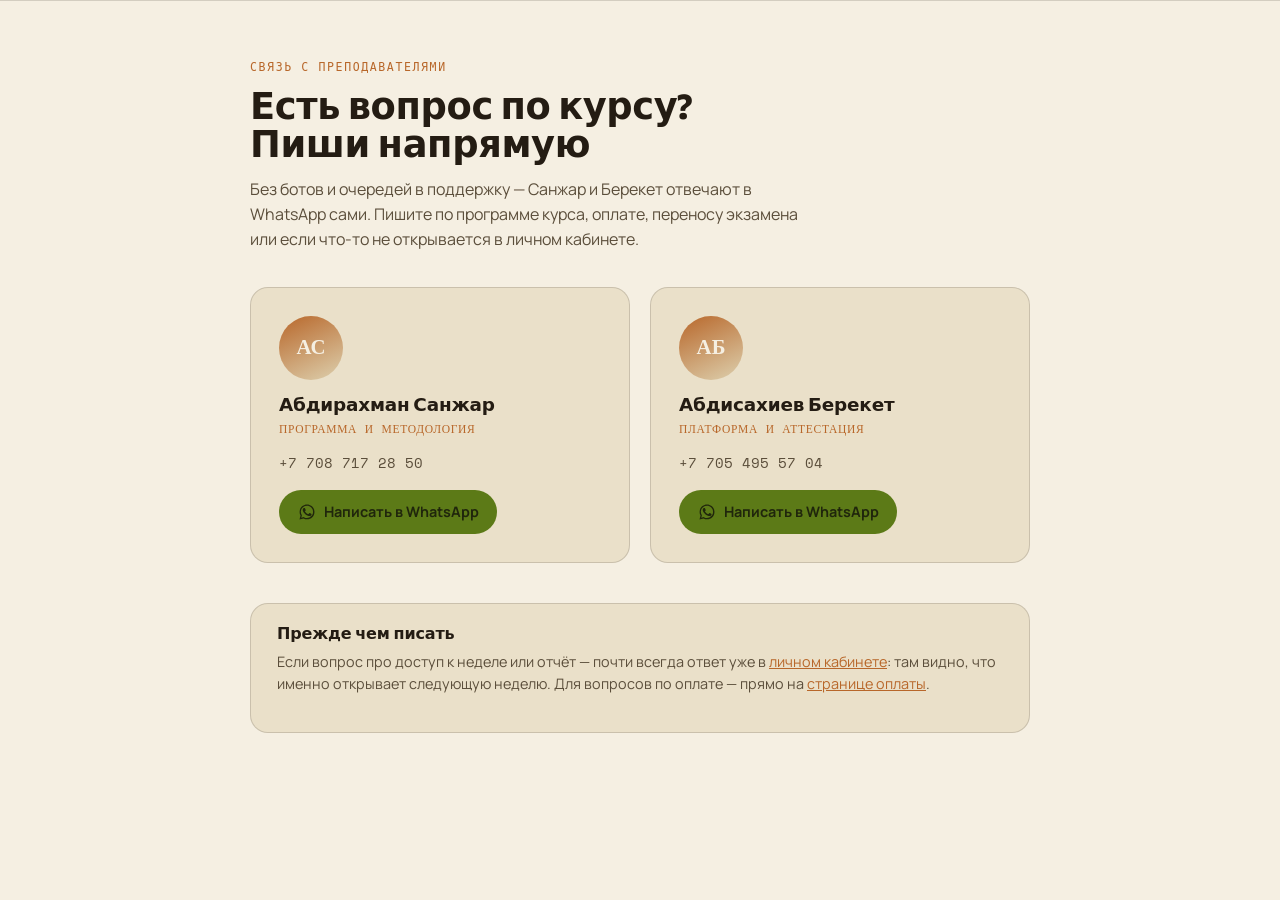
<file: site/contact.html>
<!doctype html>
<html lang="ru">
<head>
<meta charset="UTF-8">
<meta name="viewport" content="width=device-width, initial-scale=1.0">
<script>(function(){try{var t=localStorage.getItem('guitart-theme');if(t==='light'||t==='dark')document.documentElement.setAttribute('data-theme',t);}catch(e){}})();</script>
<title>Связь с преподавателями — GuitArt</title>
<link rel="preconnect" href="https://fonts.googleapis.com">
<link rel="preconnect" href="https://fonts.gstatic.com" crossorigin>
<link href="https://fonts.googleapis.com/css2?family=Bricolage+Grotesque:opsz,wght@12..96,400..800&family=Manrope:wght@400;500;700;800&family=Space+Mono:wght@400;700&display=swap" rel="stylesheet">
<link rel="stylesheet" href="style.css">
<link rel="icon" type="image/svg+xml" href="favicon.svg">
<style>
  .contact-wrap{padding:52px 0 100px;max-width:780px;margin:0 auto}
  .contact-head p{color:var(--ink-dim);margin-top:12px;max-width:56ch}
  .teacher-contacts{display:grid;grid-template-columns:repeat(2,1fr);gap:20px;margin-top:36px}
  @media (max-width:640px){ .teacher-contacts{grid-template-columns:1fr} }
  .tc-card{padding:28px;display:flex;flex-direction:column;align-items:flex-start}
  .tc-avatar{width:64px;height:64px;border-radius:50%;background:linear-gradient(155deg,var(--copper),var(--stage-3));display:flex;align-items:center;justify-content:center;font-family:'Bricolage Grotesque';font-weight:800;color:var(--stage);font-size:1.3rem}
  .tc-card h3{font-size:1.15rem;margin-top:16px}
  .tc-role{font-family:'Space Mono';font-size:.72rem;color:var(--copper);text-transform:uppercase;letter-spacing:.06em;margin-top:4px;display:block}
  .tc-phone{font-family:'Space Mono';font-size:.9rem;color:var(--ink-dim);margin-top:14px}
  .wa-btn{
    display:inline-flex;align-items:center;gap:8px;margin-top:16px;
    padding:.75em 1.3em;border-radius:999px;background:var(--pedal);color:var(--pedal-ink);
    text-decoration:none;font-weight:700;font-size:.9rem;
  }
  .wa-btn:hover{opacity:.9}
  .faq-note{margin-top:40px;padding:22px 26px}
  .faq-note h3{font-size:1rem}
  .faq-note p{color:var(--ink-dim);font-size:.9rem;margin-top:8px}
</style>
</head>
<body>

<header id="site-nav" class="site-nav"></header>

<main class="wrap">
  <div class="contact-wrap">
    <div class="contact-head">
      <span class="eyebrow">Связь с преподавателями</span>
      <h1 style="font-size:clamp(1.7rem,3.2vw,2.3rem);margin-top:10px">Есть вопрос по курсу? Пиши напрямую</h1>
      <p>Без ботов и очередей в поддержку — Санжар и Берекет отвечают в WhatsApp сами. Пишите по программе курса, оплате, переносу экзамена или если что-то не открывается в личном кабинете.</p>
    </div>

    <div class="teacher-contacts">
      <div class="card tc-card">
        <div class="tc-avatar">АС</div>
        <h3>Абдирахман Санжар</h3>
        <span class="tc-role">Программа и методология</span>
        <span class="tc-phone">+7 708 717 28 50</span>
        <a class="wa-btn" href="https://wa.me/77087172850" target="_blank" rel="noopener">
          <svg width="18" height="18" viewBox="0 0 24 24" fill="currentColor" aria-hidden="true"><path d="M17.47 14.38c-.29-.15-1.71-.84-1.97-.94-.26-.1-.46-.15-.65.15-.19.29-.75.94-.92 1.13-.17.19-.34.22-.63.07-.29-.15-1.22-.45-2.32-1.43-.86-.76-1.44-1.71-1.61-2-.17-.29-.02-.45.13-.6.13-.13.29-.34.44-.51.15-.17.19-.29.29-.48.1-.19.05-.36-.02-.51-.07-.15-.65-1.57-.9-2.15-.24-.57-.48-.49-.65-.5h-.56c-.19 0-.5.07-.77.36-.26.29-1 .98-1 2.4 0 1.41 1.03 2.77 1.17 2.97.15.19 2.03 3.1 4.93 4.35.69.3 1.22.48 1.64.61.69.22 1.32.19 1.82.11.55-.08 1.71-.7 1.95-1.38.24-.68.24-1.26.17-1.38-.07-.12-.26-.19-.55-.34z"/><path d="M12.04 2C6.58 2 2.13 6.44 2.13 11.9c0 1.75.46 3.38 1.26 4.8L2 22l5.44-1.43a9.86 9.86 0 004.6 1.17h.01c5.46 0 9.9-4.44 9.9-9.9C21.96 6.44 17.5 2 12.04 2zm0 18.02h-.01a8.1 8.1 0 01-4.13-1.13l-.3-.18-3.23.85.86-3.15-.19-.32a8.12 8.12 0 01-1.25-4.29c0-4.5 3.66-8.16 8.16-8.16 2.18 0 4.23.85 5.77 2.39a8.1 8.1 0 012.39 5.77c0 4.5-3.67 8.16-8.16 8.16z"/></svg>
          Написать в WhatsApp
        </a>
      </div>

      <div class="card tc-card">
        <div class="tc-avatar">АБ</div>
        <h3>Абдисахиев Берекет</h3>
        <span class="tc-role">Платформа и аттестация</span>
        <span class="tc-phone">+7 705 495 57 04</span>
        <a class="wa-btn" href="https://wa.me/77054955704" target="_blank" rel="noopener">
          <svg width="18" height="18" viewBox="0 0 24 24" fill="currentColor" aria-hidden="true"><path d="M17.47 14.38c-.29-.15-1.71-.84-1.97-.94-.26-.1-.46-.15-.65.15-.19.29-.75.94-.92 1.13-.17.19-.34.22-.63.07-.29-.15-1.22-.45-2.32-1.43-.86-.76-1.44-1.71-1.61-2-.17-.29-.02-.45.13-.6.13-.13.29-.34.44-.51.15-.17.19-.29.29-.48.1-.19.05-.36-.02-.51-.07-.15-.65-1.57-.9-2.15-.24-.57-.48-.49-.65-.5h-.56c-.19 0-.5.07-.77.36-.26.29-1 .98-1 2.4 0 1.41 1.03 2.77 1.17 2.97.15.19 2.03 3.1 4.93 4.35.69.3 1.22.48 1.64.61.69.22 1.32.19 1.82.11.55-.08 1.71-.7 1.95-1.38.24-.68.24-1.26.17-1.38-.07-.12-.26-.19-.55-.34z"/><path d="M12.04 2C6.58 2 2.13 6.44 2.13 11.9c0 1.75.46 3.38 1.26 4.8L2 22l5.44-1.43a9.86 9.86 0 004.6 1.17h.01c5.46 0 9.9-4.44 9.9-9.9C21.96 6.44 17.5 2 12.04 2zm0 18.02h-.01a8.1 8.1 0 01-4.13-1.13l-.3-.18-3.23.85.86-3.15-.19-.32a8.12 8.12 0 01-1.25-4.29c0-4.5 3.66-8.16 8.16-8.16 2.18 0 4.23.85 5.77 2.39a8.1 8.1 0 012.39 5.77c0 4.5-3.67 8.16-8.16 8.16z"/></svg>
          Написать в WhatsApp
        </a>
      </div>
    </div>

    <div class="card faq-note">
      <h3>Прежде чем писать</h3>
      <p>Если вопрос про доступ к неделе или отчёт — почти всегда ответ уже в <a href="course.html" style="color:var(--copper);text-decoration:underline">личном кабинете</a>: там видно, что именно открывает следующую неделю. Для вопросов по оплате — прямо на <a href="payment.html" style="color:var(--copper);text-decoration:underline">странице оплаты</a>.</p>
    </div>
  </div>
</main>

<script type="module" src="app.js"></script>
</body>
</html>
</file>
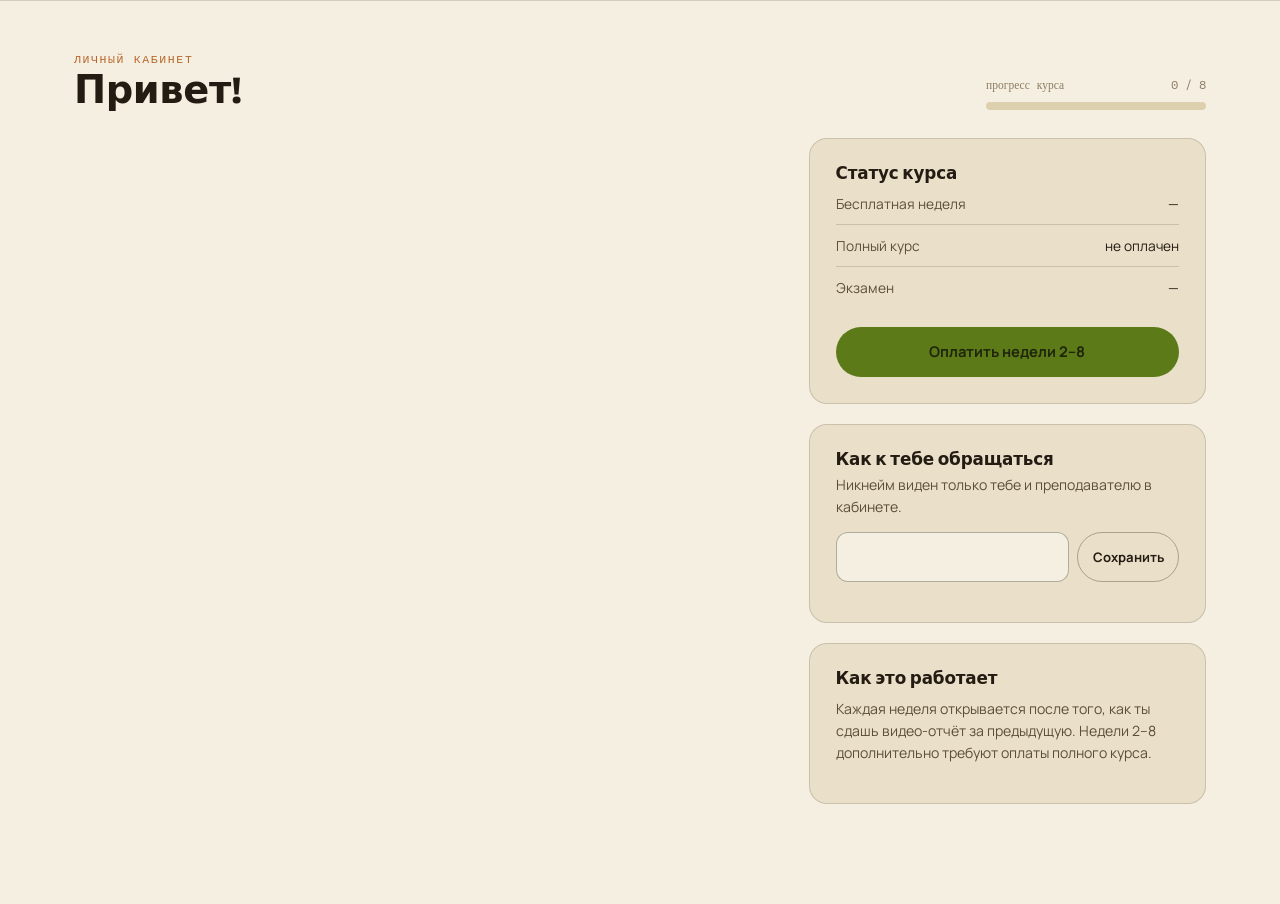
<file: site/course.html>
<!doctype html>
<html lang="ru">
<head>
<meta charset="UTF-8">
<meta name="viewport" content="width=device-width, initial-scale=1.0">
<script>(function(){try{var t=localStorage.getItem('guitart-theme');if(t==='light'||t==='dark')document.documentElement.setAttribute('data-theme',t);}catch(e){}})();</script>
<title>Личный кабинет — GuitArt</title>
<link rel="preconnect" href="https://fonts.googleapis.com">
<link rel="preconnect" href="https://fonts.gstatic.com" crossorigin>
<link href="https://fonts.googleapis.com/css2?family=Bricolage+Grotesque:opsz,wght@12..96,400..800&family=Manrope:wght@400;500;700;800&family=Space+Mono:wght@400;700&display=swap" rel="stylesheet">
<link rel="stylesheet" href="style.css">
<link rel="icon" type="image/svg+xml" href="favicon.svg">
<style>
  .cabinet-head{padding:44px 0 28px;display:flex;justify-content:space-between;align-items:flex-end;gap:24px;flex-wrap:wrap}
  .cabinet-head h1{font-size:clamp(1.8rem,3.4vw,2.4rem)}
  .progress-wrap{min-width:220px}
  .progress-label{display:flex;justify-content:space-between;font-family:'Space Mono';font-size:.72rem;color:var(--ink-faint);margin-bottom:8px}
  .progress-bar{height:8px;border-radius:999px;background:var(--stage-3);overflow:hidden}
  .progress-bar > i{display:block;height:100%;background:var(--pedal);border-radius:999px;transition:width .4s ease}

  .cabinet-grid{display:grid;grid-template-columns:1.6fr .9fr;gap:28px;padding-bottom:80px;align-items:start}
  @media (max-width:900px){ .cabinet-grid{grid-template-columns:1fr} }

  .week-card{border-radius:16px;margin-bottom:12px;overflow:hidden}
  .week-card.is-locked{opacity:.55}
  .week-head{display:flex;align-items:center;gap:16px;padding:18px 20px;cursor:pointer;background:transparent;border:none;width:100%;text-align:left;font-family:'Manrope';color:var(--ink)}
  .week-card.is-locked .week-head{cursor:not-allowed}
  .week-head .wn{font-family:'Space Mono';font-size:.82rem;color:var(--ink-faint);width:30px;flex:none}
  .week-head .wt{flex:1;font-weight:700;font-size:.98rem}
  .week-head .wicon{width:18px;flex:none;color:var(--ink-faint)}
  .week-body{display:none;padding:0 20px 24px;border-top:1px solid var(--line)}
  .week-body.is-open{display:block}
  .lesson-list{list-style:none;margin:18px 0 0;padding:0;display:flex;flex-direction:column;gap:1px;border-radius:10px;overflow:hidden;border:1px solid var(--line)}
  .lesson-list li{display:flex;align-items:center;gap:12px;padding:12px 14px;background:var(--stage);font-size:.88rem}
  .lesson-list .li-n{font-family:'Space Mono';font-size:.74rem;color:var(--ink-faint);width:18px;flex:none}
  .lesson-list .li-title{flex:1}
  .lesson-list .li-dur{font-family:'Space Mono';font-size:.72rem;color:var(--ink-faint)}
  .lesson-list .li-soon{font-size:.7rem;color:var(--ink-faint)}
  .lesson-video-slot:not(:empty){display:block!important;padding:0 14px 14px;background:var(--stage)}
  .lesson-video-slot video{width:100%;border-radius:10px;display:block}
  .week-task{font-size:.9rem;color:var(--ink-dim);margin-top:18px}

  .lecture-box{margin-top:22px;padding-top:20px;border-top:1px dashed var(--line)}
  .lecture-box h4{font-size:1.02rem;display:flex;align-items:center;gap:8px}
  .lecture-box p{font-size:.9rem;color:var(--ink-dim);margin-top:12px;max-width:64ch;white-space:pre-line}
  .lecture-photos{margin-top:16px;display:grid;grid-template-columns:repeat(auto-fill,minmax(160px,1fr));gap:10px}
  .lecture-photos img{width:100%;aspect-ratio:4/3;object-fit:cover;border-radius:12px;border:1px solid var(--line);background:var(--stage);display:block}
  .lecture-soon{margin-top:14px;padding:16px 18px;border-radius:12px;background:var(--stage);border:1px dashed var(--line-strong);font-size:.86rem;color:var(--ink-faint)}

  .report-box{margin-top:18px;padding-top:18px;border-top:1px dashed var(--line)}
  .report-box textarea{margin-bottom:10px}
  .report-done{margin-top:14px;padding:14px 16px;border-radius:10px;background:var(--stage);border:1px solid var(--line);font-size:.86rem;color:var(--ink-dim)}

  .side-card{padding:26px;margin-bottom:20px}
  .side-card h3{font-size:1.05rem}
  .side-card p{color:var(--ink-dim);font-size:.88rem;margin-top:10px}
  .status-row{display:flex;justify-content:space-between;align-items:center;padding:10px 0;border-top:1px solid var(--line);font-size:.86rem}
  .status-row:first-of-type{border-top:none}
</style>
</head>
<body>

<header id="site-nav" class="site-nav"></header>

<main class="wrap">
  <div class="cabinet-head">
    <div>
      <span class="eyebrow">Личный кабинет</span>
      <h1 id="greeting">Привет!</h1>
    </div>
    <div class="progress-wrap">
      <div class="progress-label"><span>прогресс курса</span><span id="progress-num">0 / 8</span></div>
      <div class="progress-bar"><i id="progress-bar-fill" style="width:0%"></i></div>
    </div>
  </div>

  <div class="cabinet-grid">
    <div id="weeks-list"></div>

    <aside>
      <div class="card side-card">
        <h3>Статус курса</h3>
        <div class="status-row"><span class="muted">Бесплатная неделя</span><span id="st-free">—</span></div>
        <div class="status-row"><span class="muted">Полный курс</span><span id="st-paid">не оплачен</span></div>
        <div class="status-row"><span class="muted">Экзамен</span><span id="st-exam">—</span></div>
        <a href="payment.html" class="btn btn-pedal btn-block" id="pay-cta" style="margin-top:18px">Оплатить недели 2–8</a>
        <a href="exam.html" class="btn btn-copper btn-block" id="exam-cta" style="margin-top:18px;display:none">Записаться на экзамен</a>
      </div>
      <div class="card side-card">
        <h3>Как к тебе обращаться</h3>
        <p style="margin-top:6px">Никнейм виден только тебе и преподавателю в кабинете.</p>
        <form id="nickname-form" style="margin-top:14px;display:flex;gap:8px">
          <input type="text" id="nickname-input" maxlength="24" style="flex:1">
          <button type="submit" class="btn btn-ghost btn-sm">Сохранить</button>
        </form>
        <p class="hint" id="nickname-hint" style="margin-top:8px"></p>
      </div>
      <div class="card side-card">
        <h3>Как это работает</h3>
        <p>Каждая неделя открывается после того, как ты сдашь видео-отчёт за предыдущую. Недели 2–8 дополнительно требуют оплаты полного курса.</p>
      </div>
    </aside>
  </div>
</main>

<script type="module">
import { requireAuth, currentProfile, displayName, fetchDashboard, uploadReportVideo, getReportVideoUrl, fetchWeekLessons, getLessonVideoUrl, fetchLectures, fetchLecturePhotos, getLecturePhotoUrl, courseProgressPercent, updateNickname, escapeHtml, filePickerHtml, CURRICULUM } from './app.js';

(async () => {
  const user = await requireAuth();
  if(!user) return;

  document.getElementById('greeting').textContent = 'Привет, ' + displayName() + '!';
  document.getElementById('nickname-input').value = currentProfile()?.nickname || '';

  document.getElementById('nickname-form').addEventListener('submit', async (e) => {
    e.preventDefault();
    const value = document.getElementById('nickname-input').value.trim();
    const hint = document.getElementById('nickname-hint');
    if(!value){ hint.textContent = 'Никнейм не может быть пустым.'; return; }
    const error = await updateNickname(value);
    hint.textContent = error ? 'Не получилось: ' + error.message : 'Сохранено!';
    if(!error) document.getElementById('greeting').textContent = 'Привет, ' + displayName() + '!';
  });

  let dash = await fetchDashboard();
  const weekLessons = await fetchWeekLessons();
  const lectures = await fetchLectures();
  const lecturePhotos = await fetchLecturePhotos();
  const lecturePhotoUrls = {};
  await Promise.all(
    Object.values(lecturePhotos).flat().map(async p => { lecturePhotoUrls[p.id] = await getLecturePhotoUrl(p.photo_path); }),
  );

  function refreshStatusPanel(){
    const done = CURRICULUM.filter(w => dash.weeks[w.n].reportSubmitted).length;
    document.getElementById('progress-num').textContent = done + ' / ' + CURRICULUM.length;
    document.getElementById('progress-bar-fill').style.width = courseProgressPercent(dash.weeks) + '%';

    document.getElementById('st-free').textContent = dash.weeks[1].reportSubmitted ? 'пройдена' : 'в процессе';
    document.getElementById('st-paid').textContent = dash.paid ? 'оплачен' : 'не оплачен';
    document.getElementById('st-exam').textContent = dash.exam.passed ? 'сдан ✓' : (dash.exam.slot ? 'записан' : '—');

    const payCta = document.getElementById('pay-cta');
    const examCta = document.getElementById('exam-cta');
    payCta.style.display = dash.paid ? 'none' : 'inline-flex';
    examCta.style.display = (dash.paid && dash.weeks[8].reportSubmitted) ? 'inline-flex' : 'none';
    examCta.textContent = dash.exam.passed ? 'Смотреть сертификат' : (dash.exam.slot ? 'Экзамен назначен' : 'Записаться на экзамен');
  }

  function lockReason(weekNum){
    if(weekNum === 2 && !dash.paid && dash.weeks[1].reportSubmitted) return 'Открывается после оплаты курса';
    return 'Открывается после отчёта за неделю ' + (weekNum - 1);
  }

  function renderWeeks(){
    const list = document.getElementById('weeks-list');
    list.innerHTML = CURRICULUM.map(w => {
      const wk = dash.weeks[w.n];
      const unlocked = wk.unlocked;
      const done = wk.reportSubmitted;
      const pill = done ? '<span class="pill pill-done">сдано</span>' : (unlocked ? '<span class="pill pill-open">открыто</span>' : '<span class="pill pill-locked">закрыто</span>');
      return `
      <div class="card week-card ${unlocked ? '' : 'is-locked'}" data-week="${w.n}">
        <button type="button" class="week-head" data-toggle="${w.n}" ${unlocked ? '' : 'disabled'}>
          <span class="wn mono">W${w.n}</span>
          <span class="wt">${escapeHtml(w.title)}</span>
          ${pill}
          <span class="wicon">${unlocked ? (done ? '▾' : '▸') : ''}</span>
        </button>
        <div class="week-body" id="body-${w.n}">
          ${unlocked ? `
            <ul class="lesson-list">
              ${(weekLessons[w.n] || []).map((l, i) => `
                <li>
                  <span class="li-n mono">${i + 1}</span>
                  <span class="li-title">${escapeHtml(l.title)}</span>
                  <span class="li-dur mono">${escapeHtml(l.duration || '')}</span>
                  ${l.video_path
                    ? `<button type="button" class="btn btn-ghost btn-sm" data-watch-lesson="${l.id}">Смотреть</button>`
                    : `<span class="li-soon mono">видео скоро</span>`}
                </li>
                <li class="lesson-video-slot" id="lesson-video-${l.id}" hidden></li>
              `).join('') || '<li class="faint">Уроки для этой недели ещё готовятся.</li>'}
            </ul>

            ${(() => {
              const lecture = lectures[w.n];
              const photos = lecturePhotos[w.n] || [];
              const hasContent = (lecture && (lecture.title || lecture.body)) || photos.length;
              if(!hasContent){
                return `
                <div class="lecture-box">
                  <h4><span>📖</span> Лекция</h4>
                  <div class="lecture-soon">Текст и фото к лекции ещё готовит преподаватель — загляни сюда позже.</div>
                </div>`;
              }
              return `
              <div class="lecture-box">
                <h4><span>📖</span> ${escapeHtml(lecture?.title || 'Лекция недели ' + w.n)}</h4>
                ${((lecture?.body) || '').split(/\n\s*\n/).filter(p => p.trim()).map(p => `<p>${escapeHtml(p.trim())}</p>`).join('')}
                ${photos.length ? `<div class="lecture-photos">${photos.map(p => `<img src="${lecturePhotoUrls[p.id] || ''}" alt="${escapeHtml(lecture?.title || '')}" loading="lazy">`).join('')}</div>` : ''}
              </div>`;
            })()}

            <p class="week-task"><b>Задание на видео-отчёт:</b> ${lectures[w.n]?.task ? escapeHtml(lectures[w.n].task) : '<span class="faint">преподаватель ещё не добавил задание</span>'}</p>

            ${done ? `
              <div class="report-done">
                Отчёт сдан.
                ${wk.videoPath ? `<button type="button" class="btn btn-ghost btn-sm" data-watch="${w.n}" style="margin-top:10px">Смотреть видео</button><div class="report-video" id="report-video-${w.n}"></div>`
                  : (wk.reportUrl ? `<a href="${escapeHtml(wk.reportUrl)}" target="_blank" rel="noopener" class="btn btn-ghost btn-sm" style="margin-top:10px">Открыть ссылку</a>` : '')}
              </div>
            ` : `
              <div class="report-box">
                <label>Видео-отчёт (MP4, MOV, WebM — до 200 МБ)</label>
                ${filePickerHtml('report-' + w.n, 'video/*', 'Выбрать видео')}
                <p class="error-text" id="report-error-${w.n}">Не получилось сдать отчёт.</p>
                <button type="button" class="btn btn-pedal" data-submit="${w.n}" style="margin-top:14px">Загрузить и сдать отчёт за неделю ${w.n}</button>
              </div>
            `}
          ` : `<p class="faint" style="padding:16px 0 4px">${lockReason(w.n)}</p>`}
        </div>
      </div>`;
    }).join('');

    list.querySelectorAll('[data-toggle]').forEach(btn => {
      btn.addEventListener('click', () => {
        const n = btn.dataset.toggle;
        const body = document.getElementById('body-' + n);
        const isOpen = body.classList.contains('is-open');
        list.querySelectorAll('.week-body').forEach(b => b.classList.remove('is-open'));
        if(!isOpen) body.classList.add('is-open');
      });
    });

    list.querySelectorAll('[data-submit]').forEach(btn => {
      btn.addEventListener('click', async () => {
        const n = parseInt(btn.dataset.submit, 10);
        const fileInput = document.getElementById('report-' + n);
        const file = fileInput.files[0];
        const err = document.getElementById('report-error-' + n);
        if(!file){ err.textContent = 'Выбери видеофайл.'; err.classList.add('show'); return; }
        err.classList.remove('show');
        const originalLabel = btn.textContent;
        btn.disabled = true; btn.textContent = 'Загружаем видео…';
        const { error } = await uploadReportVideo(n, file);
        if(error){
          err.textContent = 'Не получилось сдать отчёт: ' + error.message;
          err.classList.add('show');
          btn.disabled = false; btn.textContent = originalLabel;
          return;
        }
        dash = await fetchDashboard();
        renderWeeks();
        refreshStatusPanel();
        const body = document.getElementById('body-' + n);
        if(body) body.classList.add('is-open');
      });
    });

    list.querySelectorAll('[data-watch]').forEach(btn => {
      btn.addEventListener('click', async () => {
        const n = btn.dataset.watch;
        const holder = document.getElementById('report-video-' + n);
        btn.disabled = true; btn.textContent = 'Открываем…';
        const url = await getReportVideoUrl(dash.weeks[n].videoPath);
        btn.disabled = false; btn.textContent = 'Смотреть видео';
        if(!url){ holder.textContent = 'Не получилось загрузить видео.'; return; }
        holder.innerHTML = `<video src="${url}" controls style="width:100%;border-radius:12px;margin-top:12px"></video>`;
        btn.hidden = true;
      });
    });

    const lessonById = {};
    Object.values(weekLessons).flat().forEach(l => { lessonById[l.id] = l; });

    list.querySelectorAll('[data-watch-lesson]').forEach(btn => {
      btn.addEventListener('click', async () => {
        const id = btn.dataset.watchLesson;
        const holder = document.getElementById('lesson-video-' + id);
        btn.disabled = true; btn.textContent = 'Открываем…';
        const url = await getLessonVideoUrl(lessonById[id]?.video_path);
        btn.disabled = false; btn.textContent = 'Смотреть';
        if(!url){ holder.textContent = 'Не получилось загрузить видео.'; holder.hidden = false; return; }
        holder.innerHTML = `<video src="${url}" controls style="width:100%;border-radius:10px;margin-top:12px"></video>`;
        holder.hidden = false;
        btn.hidden = true;
      });
    });

    const firstOpen = CURRICULUM.find(w => dash.weeks[w.n].unlocked && !dash.weeks[w.n].reportSubmitted);
    if(firstOpen){
      const b = document.getElementById('body-' + firstOpen.n);
      if(b) b.classList.add('is-open');
    }
  }

  // pay-cta just navigates to payment.html (its href) -- the Kaspi transfer
  // instructions and manual admin confirmation live there.

  renderWeeks();
  refreshStatusPanel();
})();
</script>
</body>
</html>
</file>
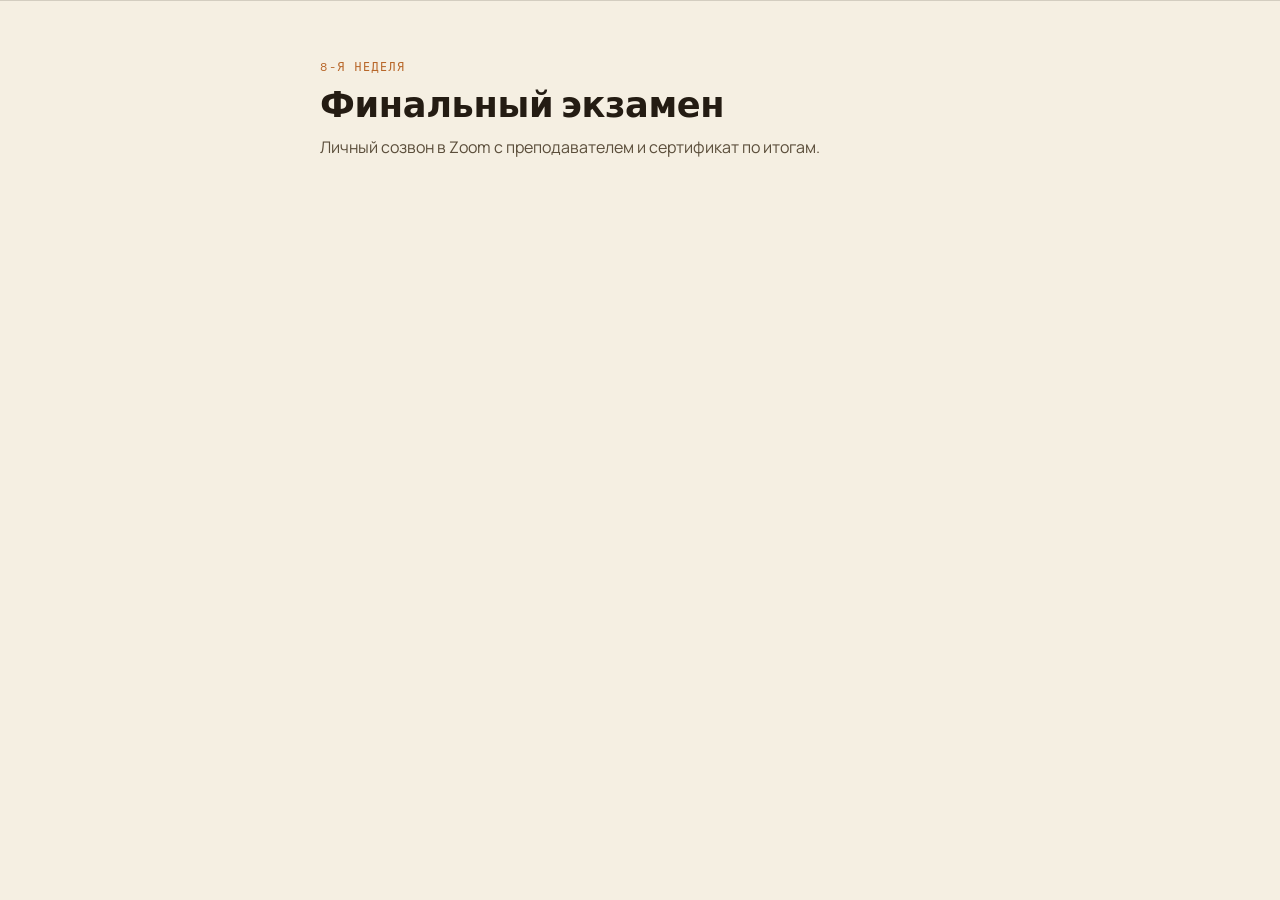
<file: site/exam.html>
<!doctype html>
<html lang="ru">
<head>
<meta charset="UTF-8">
<meta name="viewport" content="width=device-width, initial-scale=1.0">
<script>(function(){try{var t=localStorage.getItem('guitart-theme');if(t==='light'||t==='dark')document.documentElement.setAttribute('data-theme',t);}catch(e){}})();</script>
<title>Финальный экзамен — GuitArt</title>
<link rel="preconnect" href="https://fonts.googleapis.com">
<link rel="preconnect" href="https://fonts.gstatic.com" crossorigin>
<link href="https://fonts.googleapis.com/css2?family=Bricolage+Grotesque:opsz,wght@12..96,400..800&family=Manrope:wght@400;500;700;800&family=Space+Mono:wght@400;700&display=swap" rel="stylesheet">
<link rel="stylesheet" href="style.css">
<link rel="icon" type="image/svg+xml" href="favicon.svg">
<style>
  .exam-wrap{max-width:640px;margin:0 auto;padding:52px 0 100px}
  .state-panel{display:none}
  .state-panel.is-active{display:block}
  .locked-card{padding:40px;text-align:center}
  .locked-card .lock{font-size:2rem;margin-bottom:12px}

  .booking-card{padding:32px}
  .slot-grid{display:grid;grid-template-columns:repeat(3,1fr);gap:10px;margin:18px 0 24px}
  @media (max-width:520px){ .slot-grid{grid-template-columns:1fr 1fr} }
  .slot-btn{padding:.8em .6em;border-radius:10px;border:1px solid var(--line-strong);background:transparent;color:var(--ink);font-family:'Space Mono';font-size:.78rem;cursor:pointer;text-align:center}
  .slot-btn:hover{border-color:var(--copper)}
  .slot-btn.is-selected{background:var(--pedal);color:var(--pedal-ink);border-color:transparent}

  .waiting-card{padding:40px;text-align:center}
  .waiting-card .pulse{width:56px;height:56px;border-radius:50%;background:var(--stage-2);border:2px solid var(--copper);display:flex;align-items:center;justify-content:center;margin:0 auto 18px;font-size:1.4rem}

  .certificate{
    padding:48px 40px;position:relative;overflow:hidden;
    background:var(--stage-2);border:1px solid var(--line-strong);border-radius:18px;
  }
  .certificate:before{
    content:"";position:absolute;inset:10px;border:1px solid var(--line-strong);border-radius:10px;pointer-events:none;
  }
  .cert-eyebrow{text-align:center;display:block}
  .cert-title{text-align:center;font-size:1.9rem;margin-top:14px}
  .cert-name{text-align:center;font-family:'Bricolage Grotesque';font-weight:800;font-size:2.1rem;color:var(--copper);margin-top:22px}
  .cert-body{text-align:center;color:var(--ink-dim);margin-top:12px;font-size:.94rem;max-width:44ch;margin-left:auto;margin-right:auto}
  .cert-foot{display:flex;justify-content:space-between;margin-top:36px;padding-top:20px;border-top:1px dashed var(--line-strong)}
  .cert-sig{font-family:'Space Mono';font-size:.76rem;color:var(--ink-faint)}
  .cert-sig b{display:block;font-family:'Bricolage Grotesque';color:var(--ink);font-size:.98rem;font-weight:700;margin-bottom:4px}
</style>
</head>
<body>

<header id="site-nav" class="site-nav"></header>

<main class="wrap">
  <div class="exam-wrap">
    <span class="eyebrow">8-я неделя</span>
    <h1 style="font-size:clamp(1.7rem,3vw,2.2rem);margin-top:10px">Финальный экзамен</h1>
    <p class="muted" style="margin-top:10px">Личный созвон в Zoom с преподавателем и сертификат по итогам.</p>

    <div class="state-panel card locked-card" id="panel-locked" style="margin-top:32px">
      <div class="lock">🔒</div>
      <h3 style="font-size:1.15rem">Экзамен пока недоступен</h3>
      <p class="muted" style="margin-top:10px" id="locked-reason">Сначала сдай отчёты за все 8 недель и оплати курс.</p>
      <a href="course.html" class="btn btn-ghost" style="margin-top:20px">В личный кабинет</a>
    </div>

    <div class="state-panel card booking-card" id="panel-booking" style="margin-top:32px">
      <h3 style="font-size:1.15rem">Выбери слот для звонка</h3>
      <p class="muted" style="margin-top:8px;font-size:.88rem">Ссылка на Zoom придёт на email за час до звонка.</p>
      <div class="slot-grid" id="slot-grid"></div>
      <button type="button" class="btn btn-pedal btn-block" id="book-btn" disabled>Записаться на экзамен</button>
    </div>

    <div class="state-panel card waiting-card" id="panel-waiting" style="margin-top:32px">
      <div class="pulse">📹</div>
      <h3 style="font-size:1.15rem">Звонок назначен: <span id="booked-slot" class="mono accent"></span></h3>
      <p class="muted" style="margin-top:10px;max-width:40ch;margin-left:auto;margin-right:auto">Преподаватель проверит связку аккордов и разученный трек на звонке, а затем сам отметит результат — сертификат появится здесь автоматически.</p>
    </div>

    <div class="state-panel" id="panel-cert" style="margin-top:32px">
      <div class="certificate">
        <span class="eyebrow cert-eyebrow">GuitArt · Certificate of Completion</span>
        <h2 class="cert-title">Сертификат об окончании курса</h2>
        <div class="cert-name" id="cert-name">Имя Ученика</div>
        <p class="cert-body">успешно прошёл(-ла) 8-недельный курс игры на гитаре «GuitArt», сдал(а) все еженедельные отчёты и итоговый экзамен по видеозвонку.</p>
        <div class="cert-foot">
          <div class="cert-sig"><b>Абдирахман Санжар</b>Основатель GuitArt</div>
          <div class="cert-sig" style="text-align:right"><b id="cert-date">—</b>Дата выдачи</div>
        </div>
      </div>
      <p class="hint center" style="margin-top:18px">Сертификат также сохранён в личном кабинете.</p>
      <div class="center" style="margin-top:16px;display:flex;gap:12px;justify-content:center;flex-wrap:wrap">
        <button type="button" class="btn btn-pedal" id="cert-download">Скачать PNG</button>
        <a href="course.html" class="btn btn-ghost">В личный кабинет</a>
      </div>
    </div>
  </div>
</main>

<script type="module">
import { requireAuth, fetchDashboard, bookExamSlot } from './app.js';

function downloadCertificatePng(name, dateStr){
  const canvas = document.createElement('canvas');
  canvas.width = 1600; canvas.height = 1000;
  const ctx = canvas.getContext('2d');

  ctx.fillStyle = '#15100C';
  ctx.fillRect(0, 0, canvas.width, canvas.height);

  const grad = ctx.createLinearGradient(0, 0, canvas.width, canvas.height);
  grad.addColorStop(0, '#221A14');
  grad.addColorStop(1, '#15100C');
  ctx.fillStyle = grad;
  ctx.fillRect(0, 0, canvas.width, canvas.height);

  ctx.strokeStyle = 'rgba(243,236,223,.28)';
  ctx.lineWidth = 2;
  ctx.strokeRect(48, 48, canvas.width - 96, canvas.height - 96);
  ctx.strokeRect(64, 64, canvas.width - 128, canvas.height - 128);

  ctx.textAlign = 'center';
  ctx.fillStyle = '#E2922E';
  ctx.font = '600 24px "Space Mono", monospace';
  ctx.fillText('GUITART · CERTIFICATE OF COMPLETION', canvas.width / 2, 190);

  ctx.fillStyle = '#F3ECDF';
  ctx.font = '800 44px "Bricolage Grotesque", sans-serif';
  ctx.fillText('Сертификат об окончании курса', canvas.width / 2, 260);

  ctx.fillStyle = '#E2922E';
  ctx.font = '800 64px "Bricolage Grotesque", sans-serif';
  ctx.fillText(name, canvas.width / 2, 420);

  ctx.fillStyle = '#C6B79E';
  ctx.font = '400 26px "Manrope", sans-serif';
  wrapCenteredText(
    ctx,
    'успешно прошёл(-ла) 8-недельный курс игры на гитаре «GuitArt», сдал(а) все еженедельные отчёты и итоговый экзамен по видеозвонку.',
    canvas.width / 2, 490, 980, 38,
  );

  ctx.strokeStyle = 'rgba(243,236,223,.28)';
  ctx.beginPath();
  ctx.setLineDash([6, 8]);
  ctx.moveTo(140, 800);
  ctx.lineTo(canvas.width - 140, 800);
  ctx.stroke();
  ctx.setLineDash([]);

  ctx.textAlign = 'left';
  ctx.fillStyle = '#F3ECDF';
  ctx.font = '700 26px "Bricolage Grotesque", sans-serif';
  ctx.fillText('Абдирахман Санжар', 140, 860);
  ctx.fillStyle = '#8C7C61';
  ctx.font = '400 20px "Space Mono", monospace';
  ctx.fillText('Основатель GuitArt', 140, 892);

  ctx.textAlign = 'right';
  ctx.fillStyle = '#F3ECDF';
  ctx.font = '700 26px "Bricolage Grotesque", sans-serif';
  ctx.fillText(dateStr, canvas.width - 140, 860);
  ctx.fillStyle = '#8C7C61';
  ctx.font = '400 20px "Space Mono", monospace';
  ctx.fillText('Дата выдачи', canvas.width - 140, 892);

  canvas.toBlob(blob => {
    const url = URL.createObjectURL(blob);
    const a = document.createElement('a');
    a.href = url;
    a.download = 'guitart-certificate-' + name.replace(/\s+/g, '-').toLowerCase() + '.png';
    document.body.appendChild(a);
    a.click();
    a.remove();
    URL.revokeObjectURL(url);
  }, 'image/png');
}

function wrapCenteredText(ctx, text, x, y, maxWidth, lineHeight){
  const words = text.split(' ');
  let line = '';
  const lines = [];
  words.forEach(word => {
    const test = line ? line + ' ' + word : word;
    if(ctx.measureText(test).width > maxWidth && line){
      lines.push(line);
      line = word;
    } else {
      line = test;
    }
  });
  if(line) lines.push(line);
  const startY = y - ((lines.length - 1) * lineHeight) / 2;
  lines.forEach((l, i) => ctx.fillText(l, x, startY + i * lineHeight));
}

(async () => {
  const user = await requireAuth();
  if(!user) return;
  const dash = await fetchDashboard();

  const panels = {
    locked: document.getElementById('panel-locked'),
    booking: document.getElementById('panel-booking'),
    waiting: document.getElementById('panel-waiting'),
    cert: document.getElementById('panel-cert'),
  };
  function show(name){
    Object.values(panels).forEach(p => p.classList.remove('is-active'));
    panels[name].classList.add('is-active');
  }

  const week8done = dash.weeks[8].reportSubmitted;
  const eligible = dash.paid && week8done;

  if(!eligible){
    document.getElementById('locked-reason').textContent = !dash.paid
      ? 'Сначала оплати полный курс, затем сдай отчёты за все 8 недель.'
      : 'Сначала сдай отчёт за 8-ю неделю в личном кабинете.';
    show('locked');
    return;
  }

  if(dash.exam.passed){
    const certName = dash.exam.certificate_name || user.email;
    const certDate = new Date(dash.exam.passed_at).toLocaleDateString('ru-RU', { year:'numeric', month:'long', day:'numeric' });
    document.getElementById('cert-name').textContent = certName;
    document.getElementById('cert-date').textContent = certDate;
    document.getElementById('cert-download').addEventListener('click', () => downloadCertificatePng(certName, certDate));
    show('cert');
    return;
  }

  if(dash.exam.slot){
    document.getElementById('booked-slot').textContent = dash.exam.slot;
    show('waiting');
  } else {
    const slots = ['Пн, 19:00', 'Ср, 18:30', 'Чт, 20:00', 'Сб, 12:00', 'Сб, 15:00', 'Вс, 17:00'];
    const grid = document.getElementById('slot-grid');
    grid.innerHTML = slots.map(sl => `<button type="button" class="slot-btn" data-slot="${sl}">${sl}</button>`).join('');
    let selected = null;
    const bookBtn = document.getElementById('book-btn');
    grid.querySelectorAll('.slot-btn').forEach(btn => {
      btn.addEventListener('click', () => {
        grid.querySelectorAll('.slot-btn').forEach(b => b.classList.remove('is-selected'));
        btn.classList.add('is-selected');
        selected = btn.dataset.slot;
        bookBtn.disabled = false;
      });
    });
    bookBtn.addEventListener('click', async () => {
      if(!selected) return;
      bookBtn.disabled = true; bookBtn.textContent = 'Записываем…';
      const error = await bookExamSlot(selected);
      if(error){ alert('Не получилось записаться: ' + error.message); bookBtn.disabled = false; bookBtn.textContent = 'Записаться на экзамен'; return; }
      document.getElementById('booked-slot').textContent = selected;
      show('waiting');
    });
    show('booking');
  }
})();
</script>
</body>
</html>
</file>
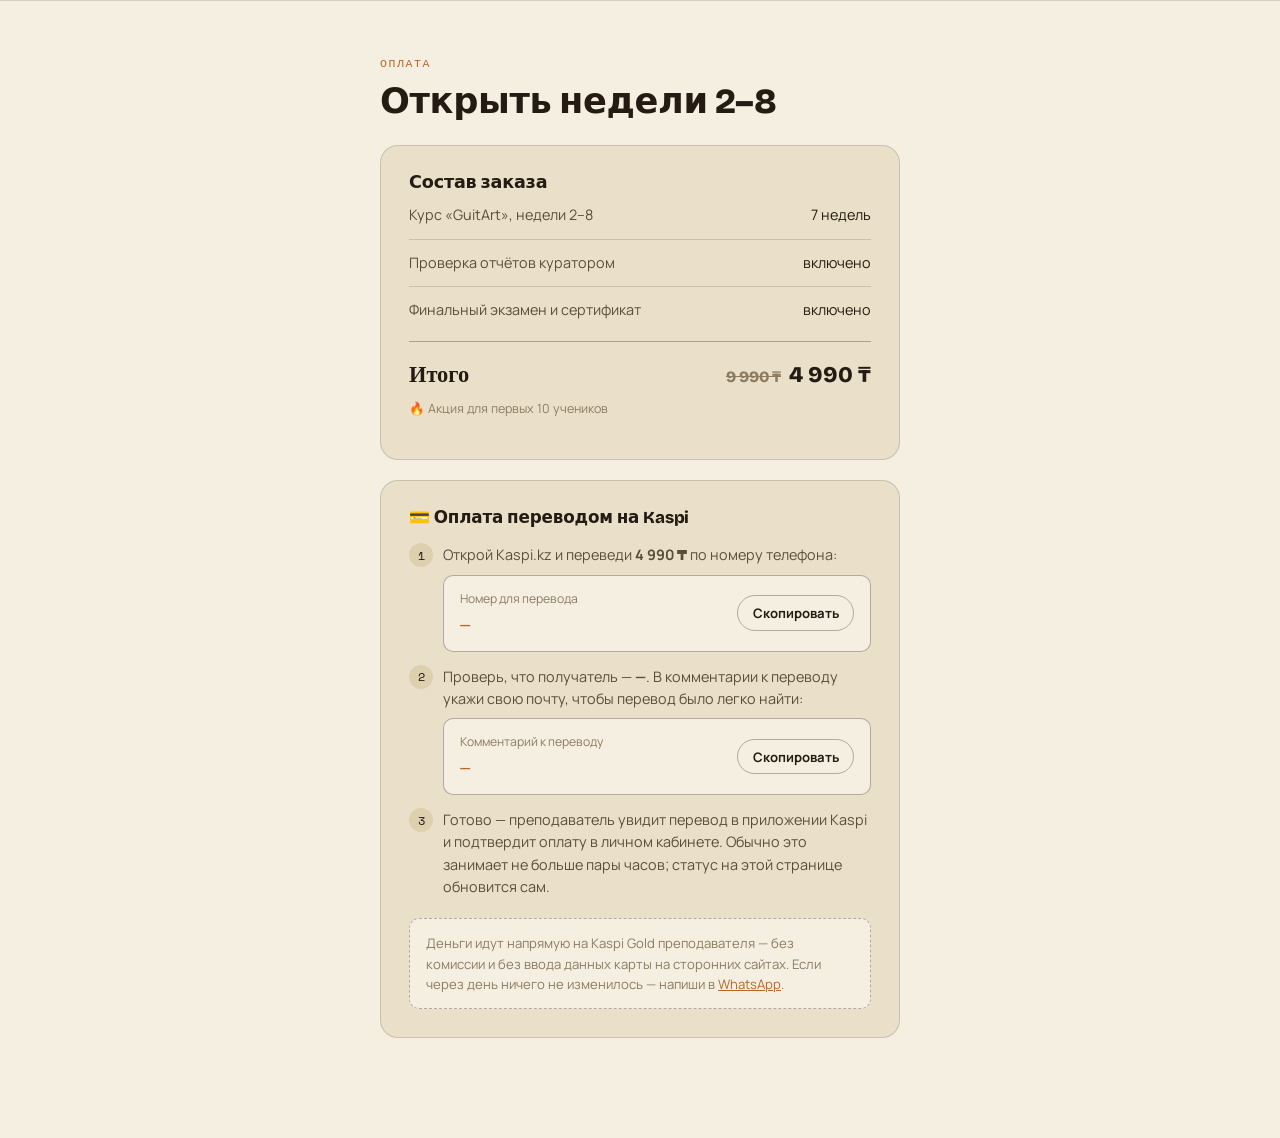
<file: site/payment.html>
<!doctype html>
<html lang="ru">
<head>
<meta charset="UTF-8">
<meta name="viewport" content="width=device-width, initial-scale=1.0">
<script>(function(){try{var t=localStorage.getItem('guitart-theme');if(t==='light'||t==='dark')document.documentElement.setAttribute('data-theme',t);}catch(e){}})();</script>
<title>Оплата курса — GuitArt</title>
<link rel="preconnect" href="https://fonts.googleapis.com">
<link rel="preconnect" href="https://fonts.gstatic.com" crossorigin>
<link href="https://fonts.googleapis.com/css2?family=Bricolage+Grotesque:opsz,wght@12..96,400..800&family=Manrope:wght@400;500;700;800&family=Space+Mono:wght@400;700&display=swap" rel="stylesheet">
<link rel="stylesheet" href="style.css">
<link rel="icon" type="image/svg+xml" href="favicon.svg">
<style>
  .pay-wrap{max-width:520px;margin:0 auto;padding:48px 0 100px}
  .summary-card{padding:28px}
  .summary-card h3{font-size:1.1rem}
  .sum-row{display:flex;justify-content:space-between;padding:12px 0;border-top:1px solid var(--line);font-size:.9rem}
  .sum-row:first-of-type{border-top:none}
  .sum-total{font-family:'Bricolage Grotesque';font-weight:800;font-size:1.4rem;display:flex;justify-content:space-between;margin-top:8px;padding-top:16px;border-top:1px solid var(--line-strong)}

  .kaspi-card{padding:28px;margin-top:20px}
  .kaspi-card h3{font-size:1.05rem;display:flex;align-items:center;gap:8px}
  .kaspi-steps{list-style:none;padding:0;margin:18px 0 0;counter-reset:kaspi-step}
  .kaspi-steps li{position:relative;padding:0 0 0 34px;margin-top:14px;font-size:.9rem;color:var(--ink-dim)}
  .kaspi-steps li:first-child{margin-top:0}
  .kaspi-steps li::before{
    counter-increment:kaspi-step;content:counter(kaspi-step);
    position:absolute;left:0;top:-1px;width:24px;height:24px;border-radius:50%;
    background:var(--stage-3);color:var(--ink);font-family:'Space Mono';font-size:.76rem;
    display:flex;align-items:center;justify-content:center;
  }
  .kaspi-detail{
    margin-top:8px;padding:14px 16px;border-radius:10px;background:var(--stage);border:1px solid var(--line-strong);
    display:flex;align-items:center;justify-content:space-between;gap:12px;flex-wrap:wrap;
  }
  .kaspi-detail .kd-value{font-family:'Space Mono';font-size:1.05rem;color:var(--copper);word-break:break-all}
  .kaspi-detail .kd-label{font-size:.76rem;color:var(--ink-faint);display:block;margin-bottom:2px}
  .copy-btn{flex:none}
  .kaspi-note{margin-top:20px;padding:14px 16px;border-radius:10px;background:var(--stage);border:1px dashed var(--line-strong);font-size:.82rem;color:var(--ink-faint)}

  .state-panel{display:none;text-align:center;padding:56px 24px}
  .state-panel.is-active{display:block}
  .state-panel .check{width:60px;height:60px;border-radius:50%;display:flex;align-items:center;justify-content:center;font-size:1.7rem;margin:0 auto 18px}
  .check.ok{background:var(--pedal);color:var(--pedal-ink)}
</style>
</head>
<body>

<header id="site-nav" class="site-nav"></header>

<main class="wrap">
  <div class="pay-wrap">
    <div id="panel-checkout">
      <span class="eyebrow">Оплата</span>
      <h1 style="font-size:clamp(1.7rem,3vw,2.2rem);margin-top:10px">Открыть недели 2–8</h1>

      <div class="card summary-card" style="margin-top:24px">
        <h3>Состав заказа</h3>
        <div class="sum-row"><span class="muted">Курс «GuitArt», недели 2–8</span><span>7 недель</span></div>
        <div class="sum-row"><span class="muted">Проверка отчётов куратором</span><span>включено</span></div>
        <div class="sum-row"><span class="muted">Финальный экзамен и сертификат</span><span>включено</span></div>
        <div class="sum-total"><span>Итого</span><span><span style="text-decoration:line-through;color:var(--ink-faint);font-size:.7em;margin-right:8px">9 990 ₸</span>4 990 ₸</span></div>
        <p class="hint" style="margin-top:6px">🔥 Акция для первых 10 учеников</p>
      </div>

      <div class="card kaspi-card">
        <h3>💳 Оплата переводом на Kaspi</h3>
        <ol class="kaspi-steps">
          <li>
            Открой Kaspi.kz и переведи <b>4 990 ₸</b> по номеру телефона:
            <div class="kaspi-detail">
              <div><span class="kd-label">Номер для перевода</span><span class="kd-value" id="kaspi-phone">—</span></div>
              <button type="button" class="btn btn-ghost btn-sm copy-btn" data-copy="kaspi-phone">Скопировать</button>
            </div>
          </li>
          <li>
            Проверь, что получатель — <b><span id="kaspi-name">—</span></b>. В комментарии к переводу укажи свою почту, чтобы перевод было легко найти:
            <div class="kaspi-detail">
              <div><span class="kd-label">Комментарий к переводу</span><span class="kd-value" id="kaspi-comment">—</span></div>
              <button type="button" class="btn btn-ghost btn-sm copy-btn" data-copy="kaspi-comment">Скопировать</button>
            </div>
          </li>
          <li>
            Готово — преподаватель увидит перевод в приложении Kaspi и подтвердит оплату в личном кабинете. Обычно это занимает не больше пары часов; статус на этой странице обновится сам.
          </li>
        </ol>
        <div class="kaspi-note">Деньги идут напрямую на Kaspi Gold преподавателя — без комиссии и без ввода данных карты на сторонних сайтах. Если через день ничего не изменилось — напиши в <a href="contact.html" style="color:var(--copper);text-decoration:underline">WhatsApp</a>.</div>
      </div>
    </div>

    <div class="card state-panel" id="panel-success">
      <div class="check ok">✓</div>
      <h3 style="font-size:1.3rem">Оплата подтверждена</h3>
      <p class="muted" style="margin-top:10px">Недели 2–8 теперь будут открываться по мере сдачи отчётов.</p>
      <a href="course.html" class="btn btn-pedal" style="margin-top:22px">В личный кабинет</a>
    </div>
  </div>
</main>

<script type="module">
import { requireAuth, fetchDashboard, KASPI_PHONE_DISPLAY, KASPI_NAME_DISPLAY } from './app.js';

(async () => {
  const user = await requireAuth();
  if(!user) return;

  const dash = await fetchDashboard();
  if(dash.paid){
    document.getElementById('panel-checkout').hidden = true;
    document.getElementById('panel-success').classList.add('is-active');
    return;
  }

  document.getElementById('kaspi-phone').textContent = KASPI_PHONE_DISPLAY;
  document.getElementById('kaspi-name').textContent = KASPI_NAME_DISPLAY;
  document.getElementById('kaspi-comment').textContent = user.email;

  document.querySelectorAll('[data-copy]').forEach(btn => {
    btn.addEventListener('click', async () => {
      const text = document.getElementById(btn.dataset.copy).textContent;
      try{
        await navigator.clipboard.writeText(text);
        const original = btn.textContent;
        btn.textContent = 'Скопировано ✓';
        setTimeout(() => { btn.textContent = original; }, 1500);
      }catch{
        alert(text);
      }
    });
  });
})();
</script>
</body>
</html>
</file>
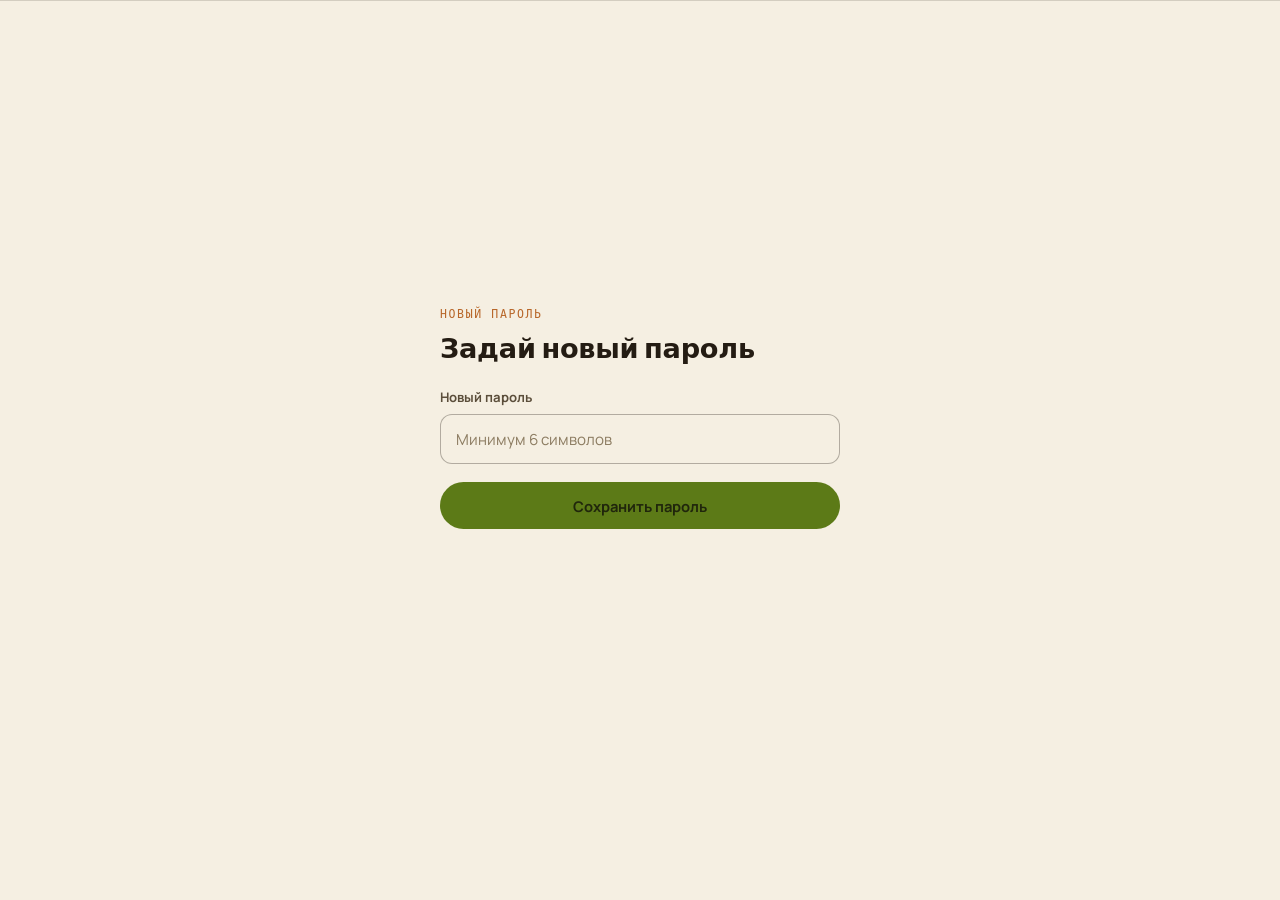
<file: site/reset-password.html>
<!doctype html>
<html lang="ru">
<head>
<meta charset="UTF-8">
<meta name="viewport" content="width=device-width, initial-scale=1.0">
<script>(function(){try{var t=localStorage.getItem('guitart-theme');if(t==='light'||t==='dark')document.documentElement.setAttribute('data-theme',t);}catch(e){}})();</script>
<title>Новый пароль — GuitArt</title>
<link rel="preconnect" href="https://fonts.googleapis.com">
<link rel="preconnect" href="https://fonts.gstatic.com" crossorigin>
<link href="https://fonts.googleapis.com/css2?family=Bricolage+Grotesque:opsz,wght@12..96,400..800&family=Manrope:wght@400;500;700;800&family=Space+Mono:wght@400;700&display=swap" rel="stylesheet">
<link rel="stylesheet" href="style.css">
<link rel="icon" type="image/svg+xml" href="favicon.svg">
<style>
  .reset-main{display:flex;align-items:center;justify-content:center;min-height:calc(100vh - 73px);padding:40px 24px}
  .reset-box{width:100%;max-width:400px}
  .state-panel{display:none;text-align:center;padding:20px 0}
  .state-panel.is-active{display:block}
</style>
</head>
<body>

<header id="site-nav" class="site-nav"></header>

<main class="reset-main">
  <div class="reset-box">
    <span class="eyebrow">Новый пароль</span>
    <h1 style="font-size:1.7rem;margin-top:10px">Задай новый пароль</h1>

    <form id="reset-form" style="margin-top:24px">
      <div class="field">
        <label for="new-pass">Новый пароль</label>
        <input type="password" id="new-pass" placeholder="Минимум 6 символов" required minlength="6">
      </div>
      <p class="error-text" id="reset-error">Не получилось изменить пароль.</p>
      <button type="submit" class="btn btn-pedal btn-block" id="reset-submit">Сохранить пароль</button>
    </form>

    <div class="state-panel" id="panel-invalid">
      <p class="muted">Ссылка недействительна или устарела — запроси новую на странице входа.</p>
      <a href="auth.html?mode=login" class="btn btn-ghost" style="margin-top:18px">К входу</a>
    </div>

    <div class="state-panel" id="panel-done">
      <p class="muted">Пароль обновлён.</p>
      <a href="course.html" class="btn btn-pedal" style="margin-top:18px">В личный кабинет</a>
    </div>
  </div>
</main>

<script type="module">
import { supabase, whoAmI } from './app.js';

const form = document.getElementById('reset-form');
const invalidPanel = document.getElementById('panel-invalid');
const donePanel = document.getElementById('panel-done');

// The reset-password email link logs the browser into a short-lived
// "recovery" session automatically (supabase-js parses it from the URL
// before getSession() below resolves). If there's still no session, the
// link was invalid, already used, or expired.
(async () => {
  const user = await whoAmI();
  if(!user){
    form.hidden = true;
    invalidPanel.classList.add('is-active');
  }
})();

form.addEventListener('submit', async (e) => {
  e.preventDefault();
  const pass = document.getElementById('new-pass').value;
  const err = document.getElementById('reset-error');
  const btn = document.getElementById('reset-submit');
  btn.disabled = true; btn.textContent = 'Сохраняем…';
  const { error } = await supabase.auth.updateUser({ password: pass });
  btn.disabled = false; btn.textContent = 'Сохранить пароль';
  if(error){
    err.textContent = 'Не получилось изменить пароль: ' + error.message;
    err.classList.add('show');
    return;
  }
  form.hidden = true;
  donePanel.classList.add('is-active');
});
</script>
</body>
</html>
</file>
<file: site/style.css>
/* GuitArt — shared tokens & components */

:root{
  /* light theme = "в студии днём" (spruce top wood) */
  --stage:#F5EFE2;
  --stage-2:#EAE0C9;
  --stage-3:#DDD0AE;
  --ink:#241C13;
  --ink-dim:#5B4E3B;
  --ink-faint:#8C7C61;
  --copper:#B8672A;
  --copper-strong:#8F4E1F;
  --pedal:#5C7A17;      /* darkened lime for AA contrast on light */
  --pedal-ink:#20260C;
  --line:rgba(36,28,19,.16);
  --line-strong:rgba(36,28,19,.32);
  --shadow:0 1px 0 rgba(36,28,19,.06);
  --focus:#8F4E1F;
}

@media (prefers-color-scheme: dark){
  :root:not([data-theme="light"]){
    /* dark theme = "на сцене ночью" */
    --stage:#15100C;
    --stage-2:#221A14;
    --stage-3:#2E241B;
    --ink:#F3ECDF;
    --ink-dim:#C6B79E;
    --ink-faint:#8C7C61;
    --copper:#E2922E;
    --copper-strong:#F0AC55;
    --pedal:#C6FF4D;
    --pedal-ink:#151F04;
    --line:rgba(243,236,223,.14);
    --line-strong:rgba(243,236,223,.28);
    --shadow:0 1px 0 rgba(0,0,0,.4);
    --focus:#C6FF4D;
  }
}
:root[data-theme="dark"]{
  --stage:#15100C;
  --stage-2:#221A14;
  --stage-3:#2E241B;
  --ink:#F3ECDF;
  --ink-dim:#C6B79E;
  --ink-faint:#8C7C61;
  --copper:#E2922E;
  --copper-strong:#F0AC55;
  --pedal:#C6FF4D;
  --pedal-ink:#151F04;
  --line:rgba(243,236,223,.14);
  --line-strong:rgba(243,236,223,.28);
  --shadow:0 1px 0 rgba(0,0,0,.4);
  --focus:#C6FF4D;
}

*{box-sizing:border-box}
html{-webkit-text-size-adjust:100%}
body{
  margin:0;
  background:var(--stage);
  color:var(--ink);
  font-family:'Manrope',ui-sans-serif,system-ui,sans-serif;
  font-size:16px;
  line-height:1.55;
  -webkit-font-smoothing:antialiased;
}
img{max-width:100%;display:block}
a{color:inherit}
::selection{background:var(--pedal);color:var(--pedal-ink)}

h1,h2,h3,h4{
  font-family:'Bricolage Grotesque',ui-sans-serif,system-ui,sans-serif;
  font-weight:800;
  line-height:1.05;
  letter-spacing:-.01em;
  text-wrap:balance;
  margin:0;
}
.mono{font-family:'Space Mono',ui-monospace,SFMono-Regular,monospace}

.eyebrow{
  font-family:'Space Mono',monospace;
  font-size:.72rem;
  letter-spacing:.14em;
  text-transform:uppercase;
  color:var(--copper);
  display:inline-flex;
  align-items:center;
  gap:.5em;
}

a:focus-visible,button:focus-visible,input:focus-visible,textarea:focus-visible,select:focus-visible{
  outline:2px solid var(--focus);
  outline-offset:3px;
}

.wrap{
  max-width:1180px;
  margin:0 auto;
  padding-left:24px;
  padding-right:24px;
}
@media (max-width:640px){ .wrap{padding-left:18px;padding-right:18px} }

/* ---------- string divider: 6 guitar strings of varying gauge ---------- */
.strings{
  display:flex;
  flex-direction:column;
  gap:5px;
  padding:14px 0;
}
.strings span{
  display:block;
  height:1px;
  background:var(--line);
  border-radius:1px;
}
.strings span:nth-child(1){height:1px}
.strings span:nth-child(2){height:1px}
.strings span:nth-child(3){height:1.5px}
.strings span:nth-child(4){height:2px}
.strings span:nth-child(5){height:2.5px}
.strings span:nth-child(6){height:3px;background:var(--line-strong)}

/* ---------- nav ---------- */
.site-nav{
  position:sticky;
  top:0;
  z-index:40;
  background:color-mix(in srgb, var(--stage) 88%, transparent);
  backdrop-filter:blur(10px);
  border-bottom:1px solid var(--line);
}
.site-nav .row{
  display:flex;
  align-items:center;
  justify-content:space-between;
  height:72px;
  gap:20px;
}
.logo{
  display:flex;
  align-items:center;
  gap:10px;
  font-family:'Bricolage Grotesque';
  font-weight:800;
  font-size:1.15rem;
  letter-spacing:-.01em;
  text-decoration:none;
  color:var(--ink);
  white-space:nowrap;
}
.logo .pick{
  width:22px;height:22px;
  display:inline-block;
}
.nav-links{
  display:flex;
  align-items:center;
  gap:28px;
  font-size:.92rem;
  color:var(--ink-dim);
}
.nav-links a{text-decoration:none}
.nav-links a:hover{color:var(--ink)}
.nav-actions{display:flex;align-items:center;gap:12px}
.nav-user{
  font-family:'Space Mono';
  font-size:.78rem;
  color:var(--ink-dim);
  display:flex;
  align-items:center;
  gap:8px;
}
.theme-toggle{
  display:inline-flex;
  align-items:center;
  justify-content:center;
  width:38px;height:38px;
  border-radius:10px;
  border:1px solid var(--line-strong);
  background:transparent;
  font-size:1.05rem;
  line-height:1;
  cursor:pointer;
  flex:none;
  transition:border-color .15s ease;
}
.theme-toggle:hover{border-color:var(--copper)}
.nav-burger{
  display:none;
  align-items:center;
  justify-content:center;
  width:40px;height:40px;
  border-radius:10px;
  border:1px solid var(--line-strong);
  background:transparent;
  color:var(--ink);
  font-size:1.15rem;
  line-height:1;
  cursor:pointer;
  flex:none;
}
.nav-mobile{
  display:none;
  flex-direction:column;
  border-bottom:1px solid var(--line);
}
.nav-mobile.is-open{display:flex}
.nav-mobile a,
.nav-mobile button{
  display:block;
  width:100%;
  text-align:left;
  padding:14px 24px;
  text-decoration:none;
  color:var(--ink-dim);
  border-top:1px solid var(--line);
  border-left:none;border-right:none;border-bottom:none;
  background:transparent;
  font-family:'Manrope';
  font-size:.94rem;
  cursor:pointer;
}
.nav-mobile a:hover,
.nav-mobile button:hover{color:var(--ink)}
@media (max-width:1040px){
  .nav-links{display:none}
  .nav-actions{display:none}
  .nav-burger{display:inline-flex}
}
@media (min-width:1041px){
  .nav-mobile{display:none !important}
}

/* ---------- buttons ---------- */
.btn{
  appearance:none;
  border:1px solid transparent;
  border-radius:999px;
  padding:.85em 1.6em;
  font-family:'Manrope';
  font-weight:700;
  font-size:.92rem;
  cursor:pointer;
  text-decoration:none;
  display:inline-flex;
  align-items:center;
  justify-content:center;
  gap:.55em;
  transition:transform .15s ease, background .15s ease, border-color .15s ease, box-shadow .15s ease;
  white-space:nowrap;
}
.btn:active{transform:scale(.97)}
.btn-pedal{
  background:var(--pedal);
  color:var(--pedal-ink);
}
.btn-pedal:hover{box-shadow:0 0 0 4px color-mix(in srgb, var(--pedal) 30%, transparent)}
.btn-ghost{
  background:transparent;
  border-color:var(--line-strong);
  color:var(--ink);
}
.btn-ghost:hover{border-color:var(--copper);color:var(--copper)}
.btn-copper{
  background:var(--copper);
  color:var(--stage);
}
.btn-copper:hover{background:var(--copper-strong)}
.btn-block{width:100%}
.btn[disabled]{opacity:.4;cursor:not-allowed;pointer-events:none}
.btn-sm{padding:.6em 1.1em;font-size:.82rem}

/* ---------- styled file inputs ---------- */
.file-picker{
  display:inline-flex;
  align-items:center;
  gap:10px;
  flex-wrap:wrap;
  max-width:100%;
}
.file-picker .file-input{
  position:absolute;
  width:1px;height:1px;
  padding:0;margin:-1px;
  overflow:hidden;
  clip:rect(0,0,0,0);
  white-space:nowrap;
  border:0;
}
.file-picker .file-input:focus-visible + .file-picker-btn{
  outline:2px solid var(--focus);
  outline-offset:3px;
}
.file-picker-btn{gap:.5em}
.file-picker-btn::before{content:"📎"}
.file-picker-name{
  font-family:'Space Mono',monospace;
  font-size:.76rem;
  color:var(--ink-faint);
  max-width:220px;
  overflow:hidden;
  text-overflow:ellipsis;
  white-space:nowrap;
}

/* ---------- surfaces ---------- */
.card{
  background:var(--stage-2);
  border:1px solid var(--line);
  border-radius:18px;
}
.pill{
  display:inline-flex;
  align-items:center;
  gap:.4em;
  font-family:'Space Mono';
  font-size:.7rem;
  letter-spacing:.06em;
  text-transform:uppercase;
  padding:.35em .8em;
  border-radius:999px;
  border:1px solid var(--line-strong);
  color:var(--ink-dim);
}
.pill-done{color:var(--pedal-ink);background:var(--pedal);border-color:transparent}
.pill-open{color:var(--copper-strong);border-color:var(--copper);}
.pill-locked{color:var(--ink-faint)}

/* ---------- forms ---------- */
label{
  display:block;
  font-size:.82rem;
  font-weight:700;
  margin-bottom:.5em;
  color:var(--ink-dim);
}
.field{margin-bottom:18px}
input[type="text"],input[type="email"],input[type="password"],input[type="tel"],input[type="url"],input[type="date"],input[type="time"],textarea,select{
  width:100%;
  background:var(--stage);
  border:1px solid var(--line-strong);
  border-radius:12px;
  padding:.9em 1em;
  font-family:'Manrope';
  font-size:.95rem;
  color:var(--ink);
}
textarea{resize:vertical;min-height:100px}
input::placeholder,textarea::placeholder{color:var(--ink-faint)}
.hint{font-size:.78rem;color:var(--ink-faint);margin-top:.4em}
.error-text{font-size:.82rem;color:#C0432B;margin-top:6px;display:none}
.error-text.show{display:block}

/* ---------- footer ---------- */
.site-footer{
  border-top:1px solid var(--line);
  padding:48px 0 32px;
  color:var(--ink-dim);
  font-size:.88rem;
}
.site-footer a{text-decoration:none}
.site-footer a:hover{color:var(--copper)}

/* ---------- misc ---------- */
.container-narrow{max-width:560px;margin:0 auto}
.stack{display:flex;flex-direction:column}
.center{text-align:center}
.muted{color:var(--ink-dim)}
.faint{color:var(--ink-faint)}
.accent{color:var(--copper)}
.tag-week{
  font-family:'Space Mono';
  font-size:.72rem;
  color:var(--ink-faint);
}
[hidden]{display:none!important}

@media (prefers-reduced-motion: reduce){
  *{animation-duration:.001ms !important;animation-iteration-count:1 !important;transition-duration:.001ms !important;scroll-behavior:auto !important}
}
</file>
